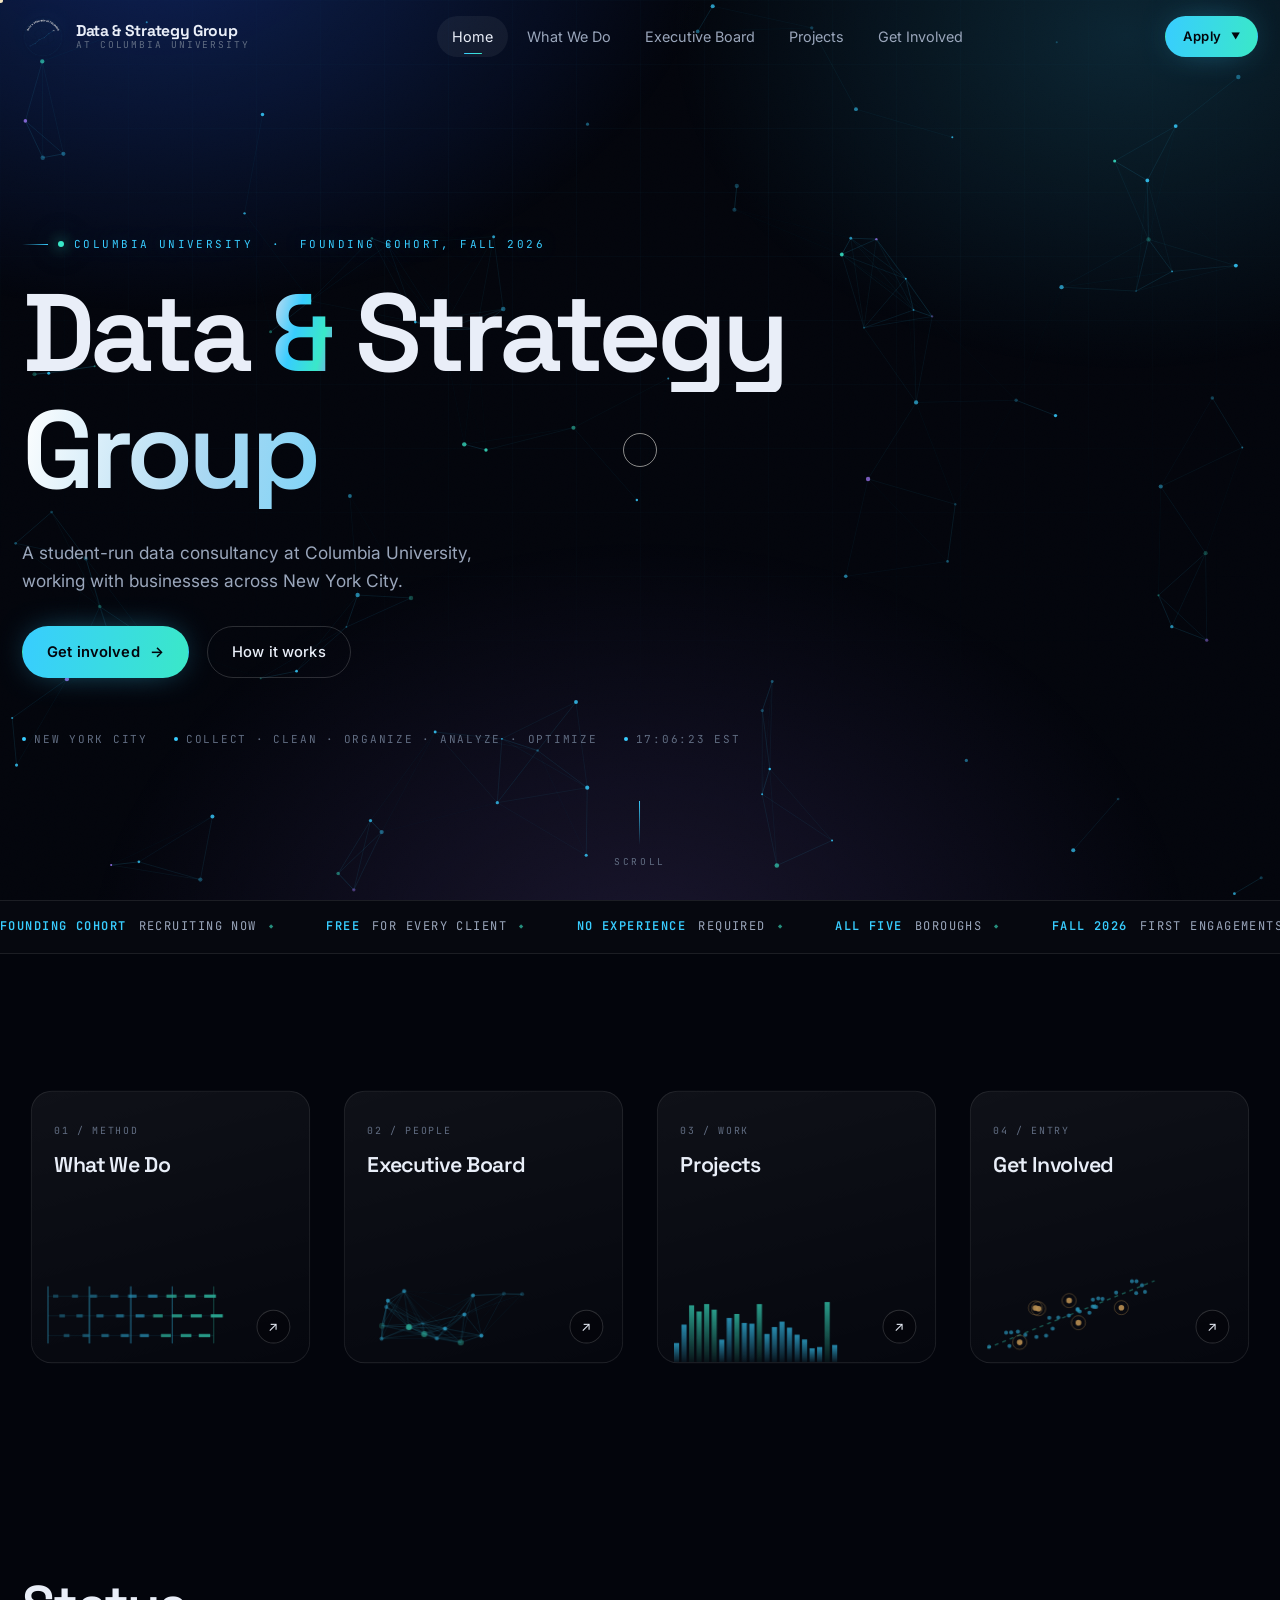
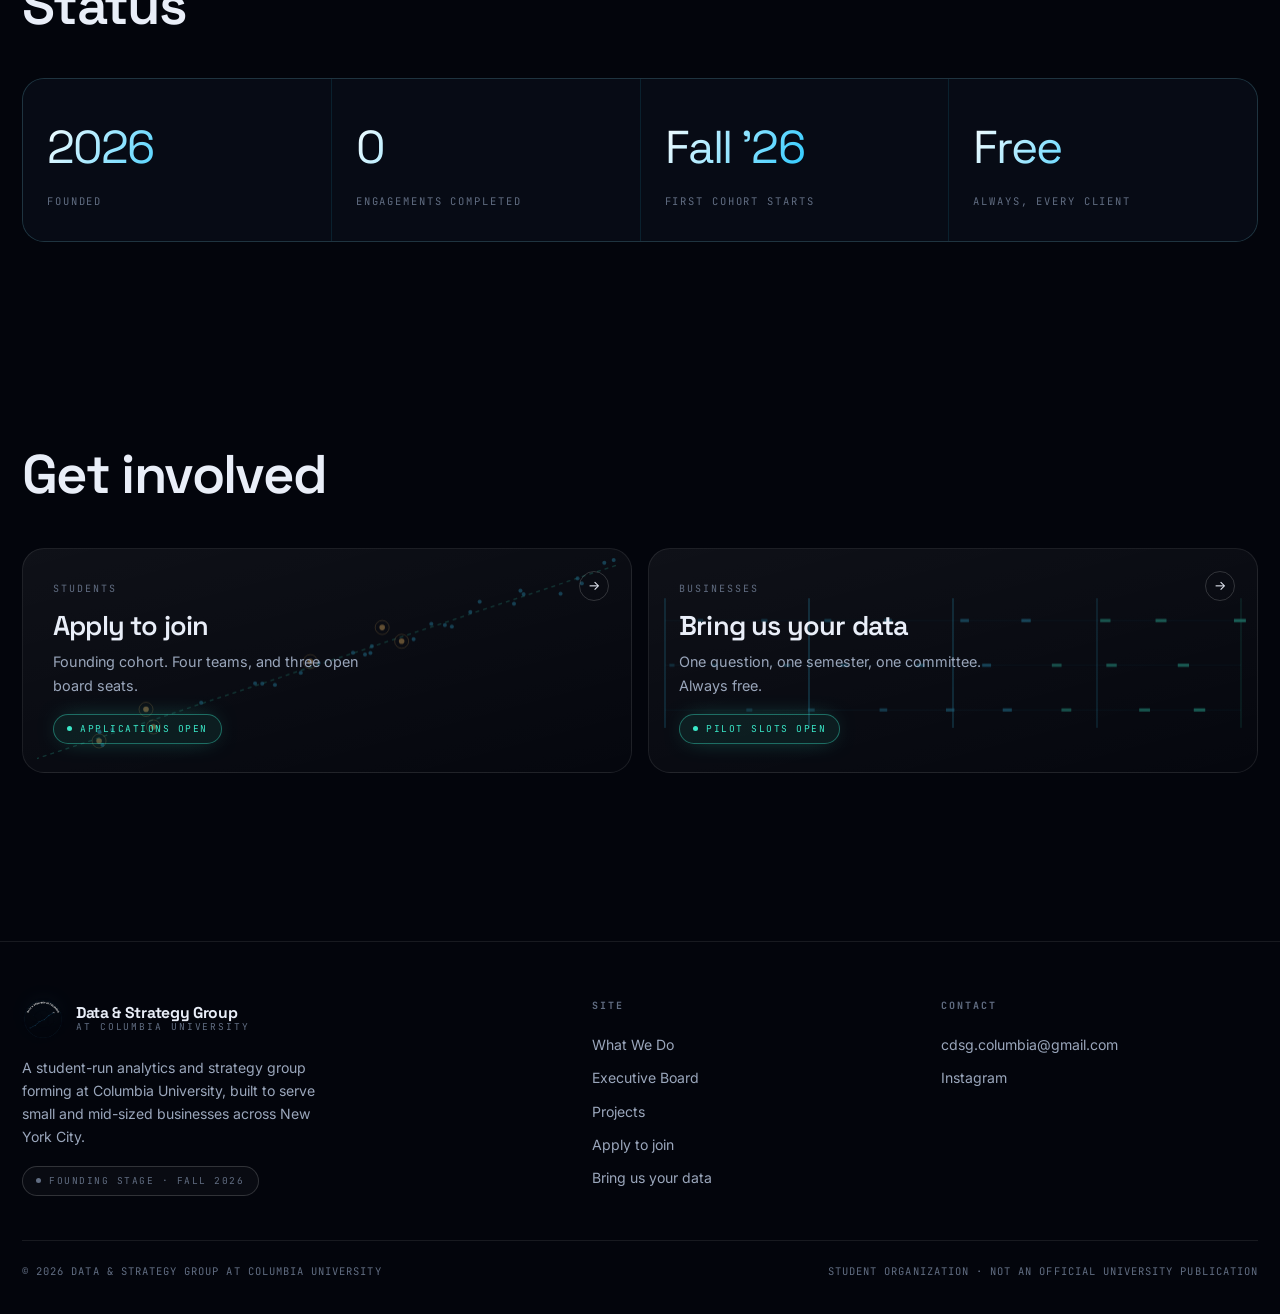
<file: index.html>
<!DOCTYPE html>
<html lang="en">
<head>
<meta charset="UTF-8">
<meta name="viewport" content="width=device-width, initial-scale=1">
<title>Data &amp; Strategy Group at Columbia</title>
<meta name="description" content="A student-run data consultancy forming at Columbia. We turn the scattered data of New York City businesses into decisions worth making. Free for every client.">
<link rel="icon" type="image/png" href="assets/img/favicon.png">
<link rel="preconnect" href="https://fonts.googleapis.com">
<link rel="preconnect" href="https://fonts.gstatic.com" crossorigin>
<link href="https://fonts.googleapis.com/css2?family=Space+Grotesk:wght@400;500;600;700&family=Inter:wght@300;400;500;600&family=JetBrains+Mono:wght@300;400;500&display=swap" rel="stylesheet">
<link rel="stylesheet" href="assets/css/main.css">
</head>
<body>

<div class="bg-field"></div>
<div class="grain"></div>
<div class="scroll-rail"><div class="scroll-bar"></div></div>

<!-- ============ NAV ============ -->
<header class="nav">
  <div class="nav-inner">
    <a class="brand" href="index.html">
      <span class="brand-mark"><img src="assets/img/logo-mark.png" alt="" width="256" height="256"></span>
      <span class="brand-txt"><b>Data &amp; Strategy Group</b><span>at Columbia University</span></span>
    </a>
    <nav class="nav-links">
      <a href="index.html" class="active">Home</a>
      <a href="about.html">What We Do</a>
      <a href="team.html">Executive Board</a>
      <a href="projects.html">Projects</a>
      <a href="join.html">Get Involved</a>
    </nav>
    <div class="nav-cta">
      <div class="apply-menu">
        <a class="btn btn-sm btn-primary" href="join.html">Apply <span class="caret">▼</span></a>
        <div class="apply-pop">
          <a href="join.html#students"><b>Apply to join</b><small>Columbia students</small><span class="go2">→</span></a>
          <div class="sep"></div>
          <a href="join.html#business"><b>Bring us your data</b><small>Businesses &amp; nonprofits</small><span class="go2">→</span></a>
        </div>
      </div>
      <button class="burger" aria-label="Menu"><span></span></button>
    </div>
  </div>
</header>

<div class="mobile-menu">
  <a href="index.html">Home <i>01</i></a>
  <a href="about.html">What We Do <i>02</i></a>
  <a href="team.html">Executive Board <i>03</i></a>
  <a href="projects.html">Projects <i>04</i></a>
  <a href="join.html#students">Apply to join <i>05</i></a>
  <a href="join.html#business">Bring us your data <i>06</i></a>
</div>

<main>

  <!-- ============ HERO ============ -->
  <section class="hero">
    <canvas id="hero-net"></canvas>
    <div class="wrap">
      <div class="eyebrow" style="animation:fadeUp .8s .5s both"><span class="dot"></span> Columbia University &nbsp;·&nbsp; Founding cohort, Fall 2026</div>

      <h1 class="hero-title">
        <span class="line"><span>Data <em style="font-style:normal" class="grad-text">&amp;</em> Strategy</span></span>
        <span class="line"><span class="grad-text">Group</span></span>
      </h1>

      <p class="lead mt-m" style="animation:fadeUp .9s .75s both; max-width:46ch">
        A student-run data consultancy at Columbia University, working with businesses
        across New York City.
      </p>

      <div class="flex gap-m wrapf mt-m" style="animation:fadeUp .9s .9s both">
        <a href="join.html" class="btn btn-primary" data-magnetic>Get involved <span class="arrow">→</span></a>
        <a href="about.html" class="btn btn-ghost">How it works</a>
      </div>

      <div class="hero-meta mt-l" style="animation:fadeUp .9s 1.05s both">
        <span>New York City</span>
        <span>Collect · Clean · Organize · Analyze · Optimize</span>
        <span id="clock">--:--:--</span>
      </div>
    </div>
    <div class="scroll-hint"><i></i> Scroll</div>
  </section>

  <!-- ============ TICKER ============ -->
  <div class="ticker">
    <div class="ticker-track">
      <span class="ticker-item"><b>Founding cohort</b> recruiting now</span>
      <span class="ticker-item"><b>Free</b> for every client</span>
      <span class="ticker-item"><b>No experience</b> required</span>
      <span class="ticker-item"><b>All five</b> boroughs</span>
      <span class="ticker-item"><b>Fall 2026</b> first engagements</span>
    </div>
  </div>

  <!-- ============ PORTALS ============ -->
  <section class="section">
    <div class="wrap">

      <div class="portals">
        <a class="portal" href="about.html" data-reveal data-dir="scale" data-tilt="6">
          <span class="idx">01 / METHOD</span>
          <h3>What&nbsp;We&nbsp;Do</h3>
          <canvas class="viz" data-viz="pipeline"></canvas>
          <span class="go">↗</span>
        </a>

        <a class="portal" href="team.html" data-reveal data-dir="scale" data-delay=".08" data-tilt="6">
          <span class="idx">02 / PEOPLE</span>
          <h3>Executive Board</h3>
          <canvas class="viz" data-viz="network"></canvas>
          <span class="go">↗</span>
        </a>

        <a class="portal" href="projects.html" data-reveal data-dir="scale" data-delay=".16" data-tilt="6">
          <span class="idx">03 / WORK</span>
          <h3>Projects</h3>
          <canvas class="viz" data-viz="bars"></canvas>
          <span class="go">↗</span>
        </a>

        <a class="portal" href="join.html" data-reveal data-dir="scale" data-delay=".24" data-tilt="6">
          <span class="idx">04 / ENTRY</span>
          <h3>Get Involved</h3>
          <canvas class="viz" data-viz="scatter"></canvas>
          <span class="go">↗</span>
        </a>
      </div>
    </div>
  </section>

  <!-- ============ HONEST STATUS ============ -->
  <section class="section-tight">
    <div class="wrap">
      <div class="sec-head" data-reveal>
        <div>
          <h2 class="h2">Status</h2>
        </div>
      </div>

      <div class="stat-grid" data-reveal>
        <div class="stat"><div class="num">2026</div><div class="lbl">Founded</div></div>
        <div class="stat"><div class="num">0</div><div class="lbl">Engagements completed</div></div>
        <div class="stat"><div class="num">Fall&nbsp;’26</div><div class="lbl">First cohort starts</div></div>
        <div class="stat"><div class="num">Free</div><div class="lbl">Always, every client</div></div>
      </div>
    </div>
  </section>

  <!-- ============ GET INVOLVED ============ -->
  <section class="section">
    <div class="wrap">
      <div class="sec-head" data-reveal>
        <div>
          <h2 class="h2">Get involved</h2>
        </div>
      </div>

      <div class="path-grid" data-reveal>
        <a class="path" href="join.html#students">
          <canvas data-viz="scatter"></canvas>
          <span class="mark">→</span>
          <span class="k">STUDENTS</span>
          <h3>Apply to join</h3>
          <p>Founding cohort. Four teams, and three open board seats.</p>
          <div class="chips mt-s"><span class="pill">Applications open</span></div>
        </a>

        <a class="path" href="join.html#business">
          <canvas data-viz="pipeline"></canvas>
          <span class="mark">→</span>
          <span class="k">BUSINESSES</span>
          <h3>Bring us your data</h3>
          <p>One question, one semester, one committee. Always free.</p>
          <div class="chips mt-s"><span class="pill">Pilot slots open</span></div>
        </a>
      </div>
    </div>
  </section>

</main>

<!-- ============ FOOTER ============ -->
<footer>
  <div class="wrap">
    <div class="foot-grid">
      <div>
        <a class="brand" href="index.html" style="margin-bottom:16px">
          <span class="brand-mark"><img src="assets/img/logo-mark.png" alt="" width="256" height="256"></span>
          <span class="brand-txt"><b>Data &amp; Strategy Group</b><span>at Columbia University</span></span>
        </a>
        <p class="muted" style="font-size:.88rem; max-width:34ch">
          A student-run analytics and strategy group forming at Columbia University, built to serve
          small and mid-sized businesses across New York City.
        </p>
        <div class="mt-s"><span class="pill grey">Founding stage · Fall 2026</span></div>
      </div>
      <div>
        <h5>Site</h5>
        <a href="about.html">What We Do</a>
        <a href="team.html">Executive Board</a>
        <a href="projects.html">Projects</a>
        <a href="join.html#students">Apply to join</a>
        <a href="join.html#business">Bring us your data</a>
      </div>
      <div>
        <h5>Contact</h5>
        <a href="mailto:cdsg.columbia@gmail.com">cdsg.columbia@gmail.com</a>
        <a href="https://www.instagram.com/dsg.columbia/" target="_blank" rel="noopener">Instagram</a>
        
      </div>
    </div>
    <div class="foot-bottom">
      <span>© <span data-year></span> Data &amp; Strategy Group at Columbia University</span>
      <span>Student organization · Not an official University publication</span>
    </div>
  </div>
</footer>

<script src="assets/js/core.js"></script>
<script src="assets/js/home.js"></script>
</body>
</html>
</file>
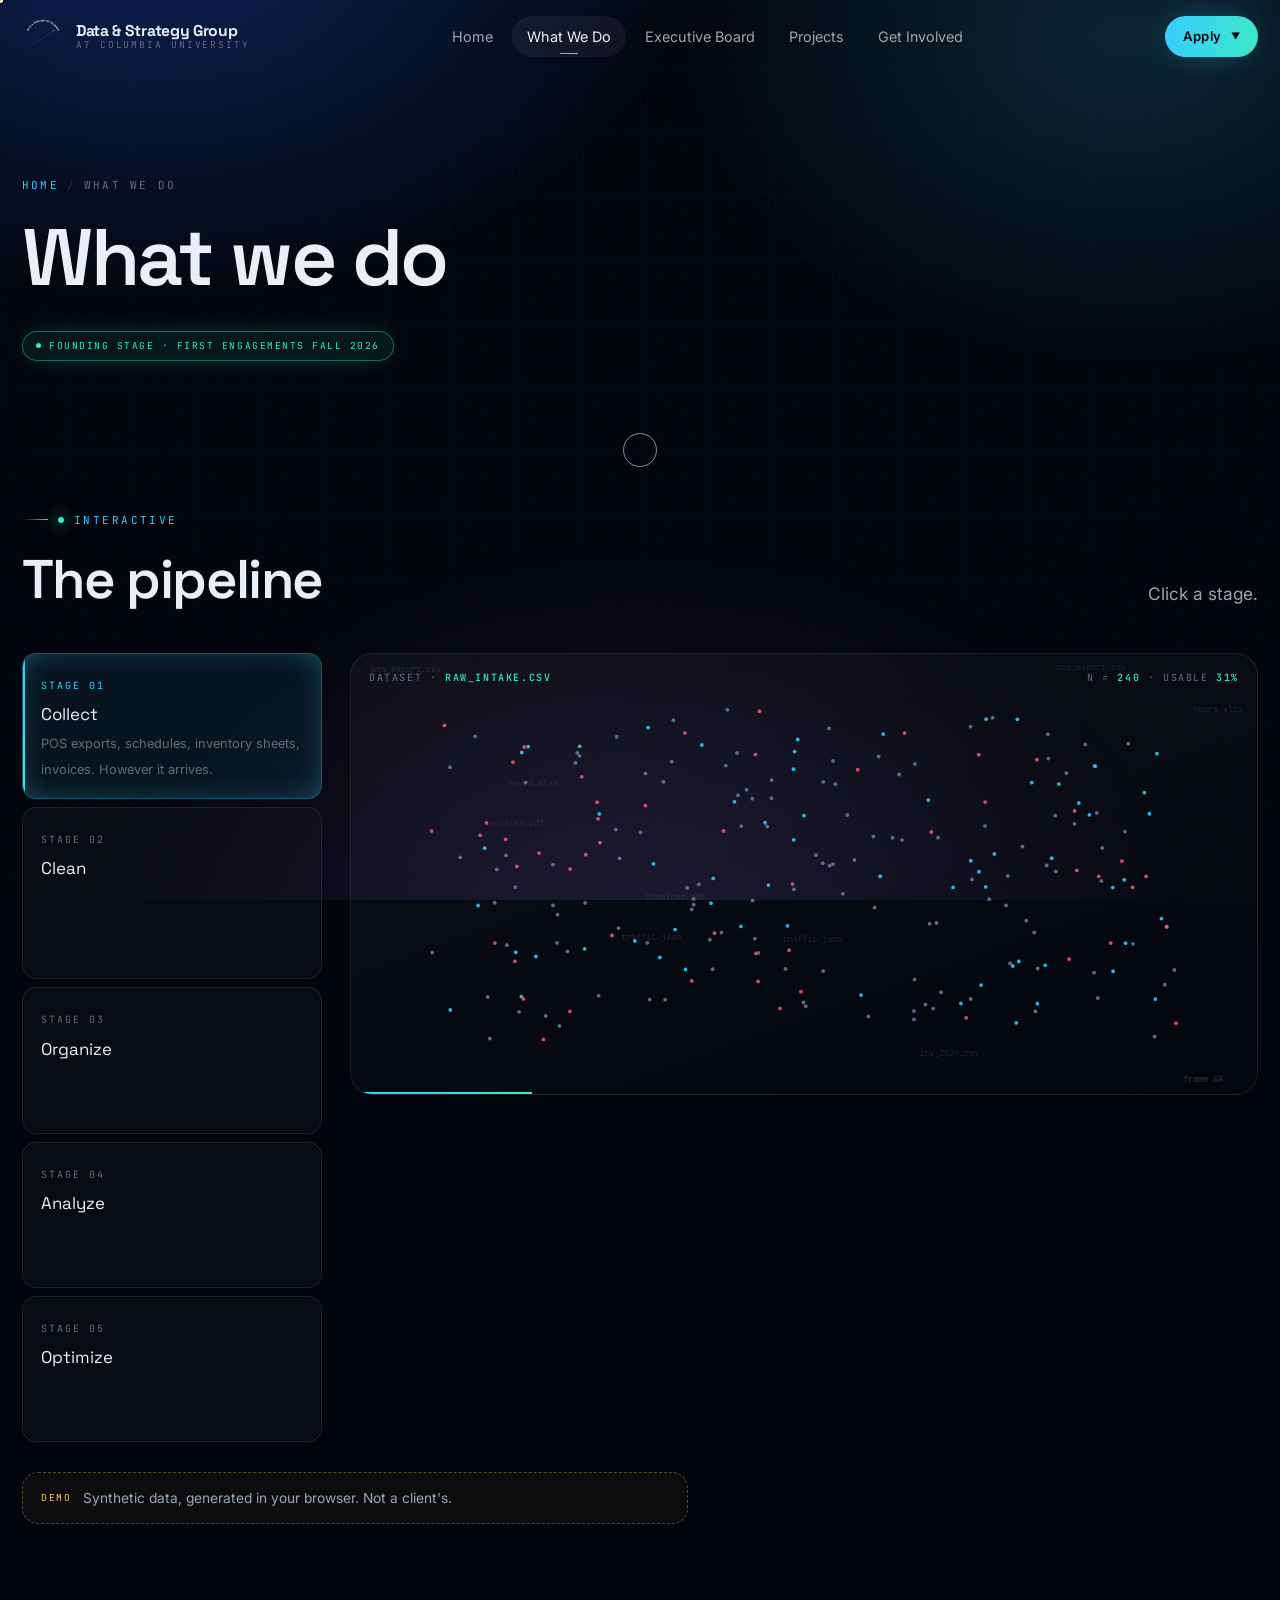
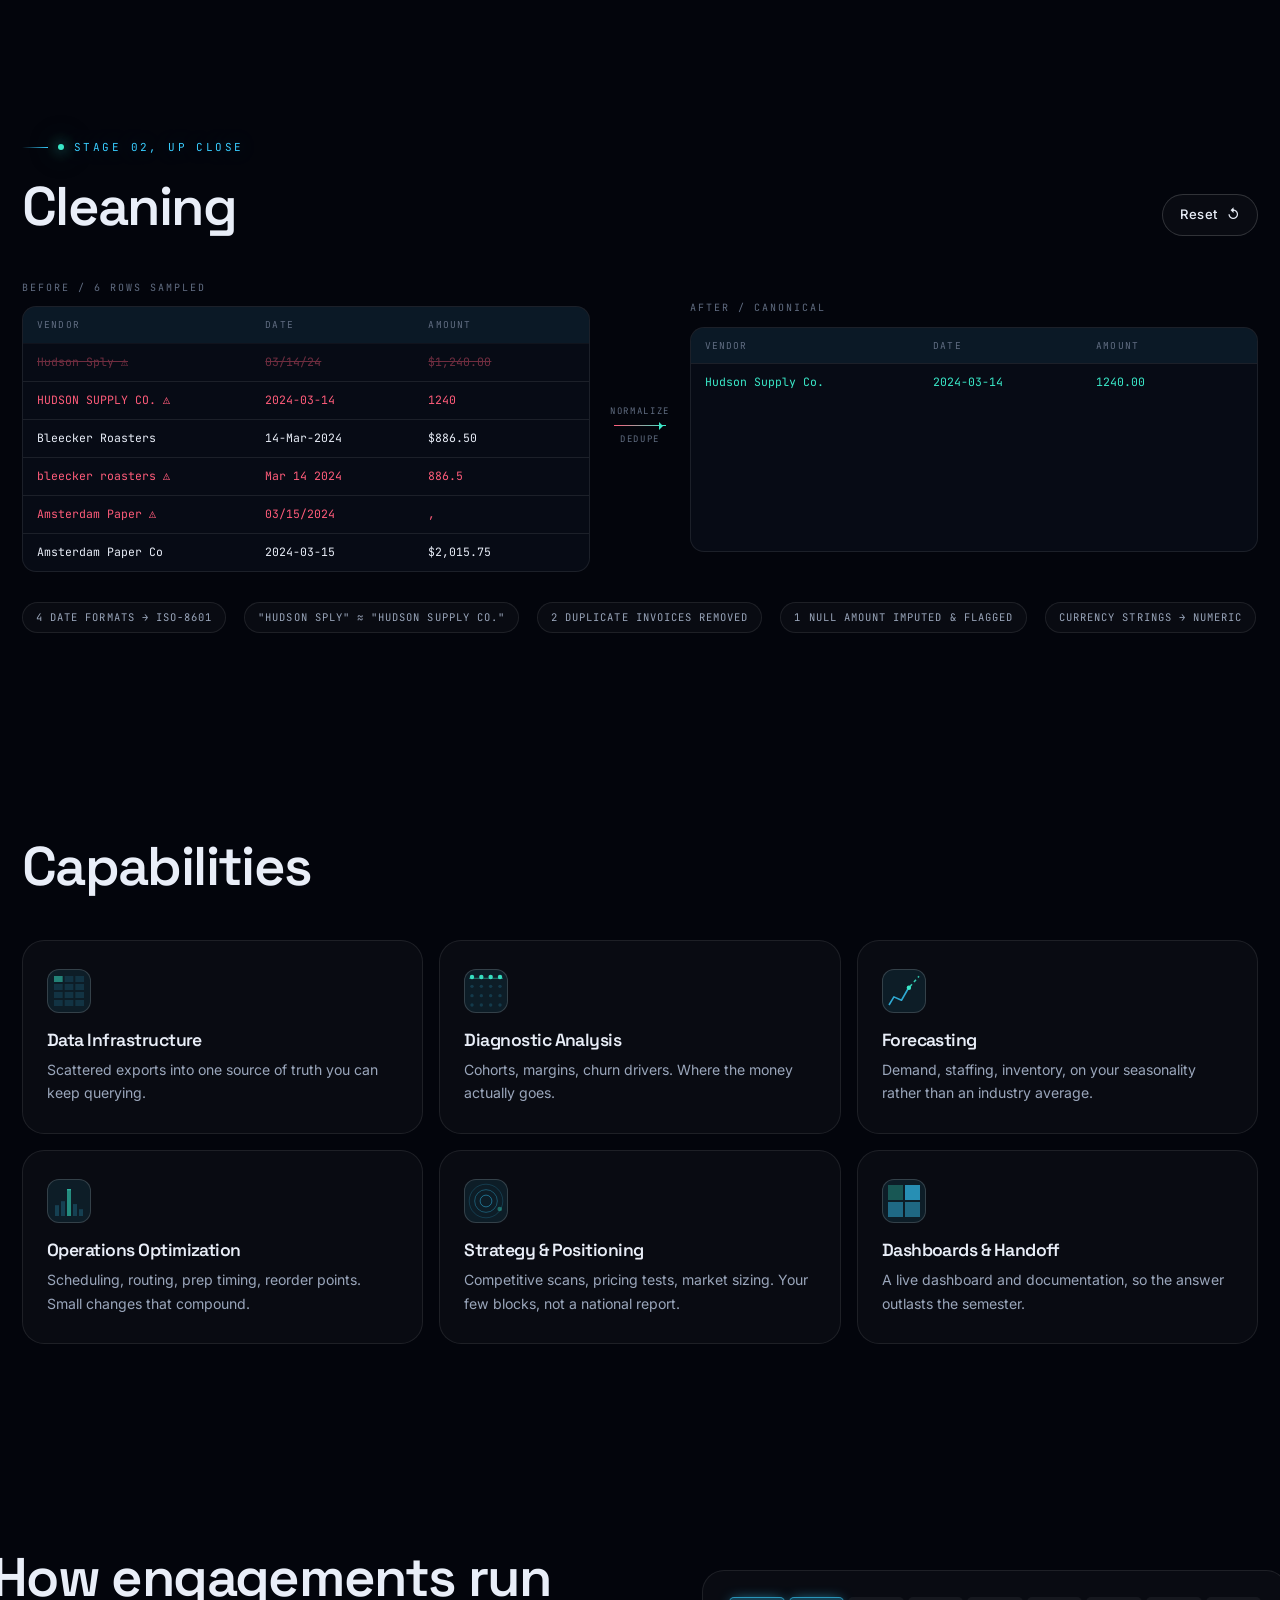
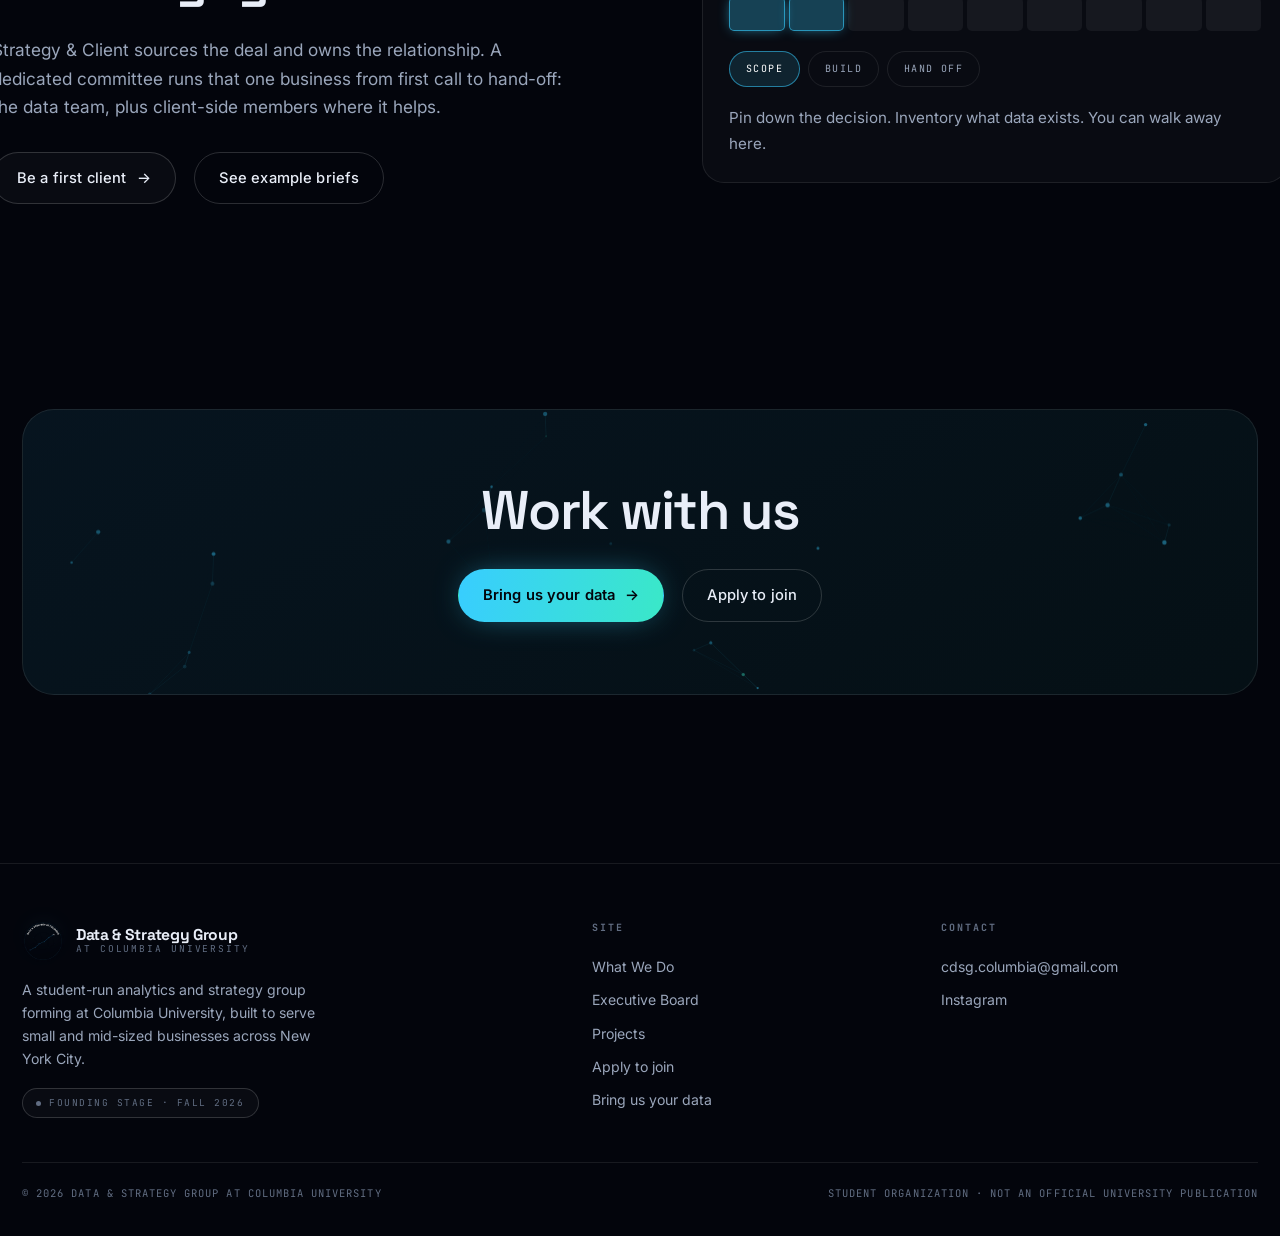
<file: about.html>
<!DOCTYPE html>
<html lang="en">
<head>
<meta charset="UTF-8">
<meta name="viewport" content="width=device-width, initial-scale=1">
<title>What We Do | Data &amp; Strategy Group at Columbia</title>
<meta name="description" content="Collect, clean, organize, analyze, optimize. The five-stage method Data &amp; Strategy Group at Columbia University is built to run on data from NYC businesses.">
<link rel="icon" type="image/png" href="assets/img/favicon.png">
<link rel="preconnect" href="https://fonts.googleapis.com">
<link rel="preconnect" href="https://fonts.gstatic.com" crossorigin>
<link href="https://fonts.googleapis.com/css2?family=Space+Grotesk:wght@400;500;600;700&family=Inter:wght@300;400;500;600&family=JetBrains+Mono:wght@300;400;500&display=swap" rel="stylesheet">
<link rel="stylesheet" href="assets/css/main.css">
</head>
<body>

<div class="bg-field"></div>
<div class="grain"></div>
<div class="scroll-rail"><div class="scroll-bar"></div></div>

<header class="nav">
  <div class="nav-inner">
    <a class="brand" href="index.html">
      <span class="brand-mark"><img src="assets/img/logo-mark.png" alt="" width="256" height="256"></span>
      <span class="brand-txt"><b>Data &amp; Strategy Group</b><span>at Columbia University</span></span>
    </a>
    <nav class="nav-links">
      <a href="index.html">Home</a>
      <a href="about.html" class="active">What We Do</a>
      <a href="team.html">Executive Board</a>
      <a href="projects.html">Projects</a>
      <a href="join.html">Get Involved</a>
    </nav>
    <div class="nav-cta">
      <div class="apply-menu">
        <a class="btn btn-sm btn-primary" href="join.html">Apply <span class="caret">▼</span></a>
        <div class="apply-pop">
          <a href="join.html#students"><b>Apply to join</b><small>Columbia students</small><span class="go2">→</span></a>
          <div class="sep"></div>
          <a href="join.html#business"><b>Bring us your data</b><small>Businesses &amp; nonprofits</small><span class="go2">→</span></a>
        </div>
      </div>
      <button class="burger" aria-label="Menu"><span></span></button>
    </div>
  </div>
</header>

<div class="mobile-menu">
  <a href="index.html">Home <i>01</i></a>
  <a href="about.html">What We Do <i>02</i></a>
  <a href="team.html">Executive Board <i>03</i></a>
  <a href="projects.html">Projects <i>04</i></a>
  <a href="join.html#students">Apply to join <i>05</i></a>
  <a href="join.html#business">Bring us your data <i>06</i></a>
</div>

<main>

  <!-- ============ HEADER ============ -->
  <section class="page-head">
    <div class="wrap">
      <div class="crumb"><a href="index.html">Home</a><i>/</i>What We Do</div>
      <h1 data-reveal>What we do</h1>
      <div class="mt-m" data-reveal data-delay=".22">
        <span class="pill">Founding stage · first engagements Fall 2026</span>
      </div>
    </div>
  </section>

  <!-- ============ PIPELINE ============ -->
  <section class="section-tight">
    <div class="wrap">
      <div class="sec-head" data-reveal>
        <div>
          <div class="eyebrow"><span class="dot"></span> Interactive</div>
          <h2 class="h2">The pipeline</h2>
        </div>
        <p class="lead" style="max-width:24ch">Click a stage.</p>
      </div>

      <div class="pipeline" data-reveal>
        <div class="stage-list" id="stages">
          <button class="stage-btn active" data-stage="0">
            <span class="k">STAGE 01</span>
            <span class="t">Collect</span>
            <span class="d">POS exports, schedules, inventory sheets, invoices. However it arrives.</span>
          </button>
          <button class="stage-btn" data-stage="1">
            <span class="k">STAGE 02</span>
            <span class="t">Clean</span>
            <span class="d">Deduplicate, normalize, reconcile, resolve nulls, handle outliers. The unglamorous 60%.</span>
          </button>
          <button class="stage-btn" data-stage="2">
            <span class="k">STAGE 03</span>
            <span class="t">Organize</span>
            <span class="d">A queryable schema: joined tables, consistent keys, a dictionary you keep.</span>
          </button>
          <button class="stage-btn" data-stage="3">
            <span class="k">STAGE 04</span>
            <span class="t">Analyze</span>
            <span class="d">Segment, correlate, model, forecast. Test the hunches you have been carrying.</span>
          </button>
          <button class="stage-btn" data-stage="4">
            <span class="k">STAGE 05</span>
            <span class="t">Optimize</span>
            <span class="d">Turn the finding into a decision. Then measure whether it worked.</span>
          </button>
        </div>

        <div class="stage-canvas-wrap">
          <div class="stage-readout">
            <span>DATASET · <b id="ro-name">raw_intake.csv</b></span>
            <span>N = <b id="ro-n">240</b> · USABLE <b id="ro-q">31%</b></span>
          </div>
          <canvas id="pipeline-canvas"></canvas>
          <div class="stage-progress" id="stage-prog" style="width:20%"></div>
        </div>
      </div>

      <div class="note mt-m" data-reveal>
        <span class="k">Demo</span>
        <div>Synthetic data, generated in your browser. Not a client's.</div>
      </div>
    </div>
  </section>

  <!-- ============ CLEANING DEMO ============ -->
  <section class="section">
    <div class="wrap">
      <div class="sec-head" data-reveal>
        <div>
          <div class="eyebrow"><span class="dot"></span> Stage 02, up close</div>
          <h2 class="h2">Cleaning</h2>
        </div>
        <button class="btn btn-sm" id="clean-toggle" data-magnetic>Run cleaning pass <span class="arrow">→</span></button>
      </div>

      <div class="clean-demo" data-reveal>
        <div>
          <div class="mono faint" style="font-size:10px; letter-spacing:.2em; margin-bottom:10px">BEFORE / 6 ROWS SAMPLED</div>
          <div class="dtable dirty" id="tbl-before">
            <div class="hd"><span>Vendor</span><span>Date</span><span>Amount</span></div>
          </div>
        </div>

        <div class="clean-arrow">
          <span>Normalize</span>
          <span class="ln"></span>
          <span>Dedupe</span>
        </div>

        <div>
          <div class="mono faint" style="font-size:10px; letter-spacing:.2em; margin-bottom:10px">AFTER / CANONICAL</div>
          <div class="dtable clean" id="tbl-after">
            <div class="hd"><span>Vendor</span><span>Date</span><span>Amount</span></div>
          </div>
        </div>
      </div>

      <div class="flex gap-m wrapf mt-m" data-reveal>
        <span class="chip">4 date formats → ISO-8601</span>
        <span class="chip">"Hudson Sply" ≈ "Hudson Supply Co."</span>
        <span class="chip">2 duplicate invoices removed</span>
        <span class="chip">1 null amount imputed &amp; flagged</span>
        <span class="chip">Currency strings → numeric</span>
      </div>
    </div>
  </section>

  <!-- ============ CAPABILITIES ============ -->
  <section class="section-tight">
    <div class="wrap">
      <div class="sec-head" data-reveal>
        <div>
          <h2 class="h2">Capabilities</h2>
        </div>
      </div>

      <div class="cap-grid">
        <div class="cap" data-reveal>
          <div class="ico"><canvas data-glyph="table"></canvas></div>
          <h3>Data Infrastructure</h3>
          <p>Scattered exports into one source of truth you can keep querying.</p>
        </div>
        <div class="cap" data-reveal data-delay=".06">
          <div class="ico"><canvas data-glyph="scan"></canvas></div>
          <h3>Diagnostic Analysis</h3>
          <p>Cohorts, margins, churn drivers. Where the money actually goes.</p>
        </div>
        <div class="cap" data-reveal data-delay=".12">
          <div class="ico"><canvas data-glyph="forecast"></canvas></div>
          <h3>Forecasting</h3>
          <p>Demand, staffing, inventory, on your seasonality rather than an industry average.</p>
        </div>
        <div class="cap" data-reveal data-delay=".18">
          <div class="ico"><canvas data-glyph="optimize"></canvas></div>
          <h3>Operations Optimization</h3>
          <p>Scheduling, routing, prep timing, reorder points. Small changes that compound.</p>
        </div>
        <div class="cap" data-reveal data-delay=".24">
          <div class="ico"><canvas data-glyph="target"></canvas></div>
          <h3>Strategy &amp; Positioning</h3>
          <p>Competitive scans, pricing tests, market sizing. Your few blocks, not a national report.</p>
        </div>
        <div class="cap" data-reveal data-delay=".3">
          <div class="ico"><canvas data-glyph="dashboard"></canvas></div>
          <h3>Dashboards &amp; Handoff</h3>
          <p>A live dashboard and documentation, so the answer outlasts the semester.</p>
        </div>
      </div>
    </div>
  </section>

  <!-- ============ ENGAGEMENT MODEL ============ -->
  <section class="section">
    <div class="wrap">
      <div class="split">
        <div data-reveal data-dir="left">
          <h2 class="h2">How engagements run</h2>
          <p class="lead mt-m">
            Strategy &amp; Client sources the deal and owns the relationship. A dedicated committee
            runs that one business from first call to hand-off: the data team, plus client-side members
            where it helps.
          </p>
          <div class="flex gap-m wrapf mt-m">
            <a href="join.html#business" class="btn" data-magnetic>Be a first client <span class="arrow">→</span></a>
            <a href="projects.html" class="btn btn-ghost">See example briefs</a>
          </div>
        </div>

        <div class="wk" data-reveal data-dir="right">
          <div class="wk-cells" id="wk-cells"></div>
          <div class="wk-phases">
            <button class="wk-ph on" data-a="0" data-b="2" data-cap="Pin down the decision. Inventory what data exists. You can walk away here.">Scope</button>
            <button class="wk-ph" data-a="2" data-b="6" data-cap="Clean, pipeline, analyse. Regular checkpoints so nothing drifts.">Build</button>
            <button class="wk-ph" data-a="6" data-b="9" data-cap="Deck, dashboard, documentation, follow-up.">Hand off</button>
          </div>
          <div class="wk-cap" id="wk-cap">Pin down the decision. Inventory what data exists. You can walk away here.</div>
        </div>
      </div>
    </div>
  </section>

  <!-- ============ CTA ============ -->
  <section class="section-tight" style="padding-bottom:clamp(72px,10vw,140px)">
    <div class="wrap">
      <div class="cta-band" data-reveal>
        <canvas id="cta-net"></canvas>
        <h2 class="h2">Work with us</h2>
        
        <div class="flex gap-m mt-m" style="justify-content:center; flex-wrap:wrap">
          <a href="join.html#business" class="btn btn-primary" data-magnetic>Bring us your data <span class="arrow">→</span></a>
          <a href="join.html#students" class="btn btn-ghost">Apply to join</a>
        </div>
      </div>
    </div>
  </section>

</main>

<footer>
  <div class="wrap">
    <div class="foot-grid">
      <div>
        <a class="brand" href="index.html" style="margin-bottom:16px">
          <span class="brand-mark"><img src="assets/img/logo-mark.png" alt="" width="256" height="256"></span>
          <span class="brand-txt"><b>Data &amp; Strategy Group</b><span>at Columbia University</span></span>
        </a>
        <p class="muted" style="font-size:.88rem; max-width:34ch">A student-run analytics and strategy group forming at Columbia University, built to serve small and mid-sized businesses across New York City.</p>
        <div class="mt-s"><span class="pill grey">Founding stage · Fall 2026</span></div>
      </div>
      <div>
        <h5>Site</h5>
        <a href="about.html">What We Do</a><a href="team.html">Executive Board</a><a href="projects.html">Projects</a>
        <a href="join.html#students">Apply to join</a><a href="join.html#business">Bring us your data</a>
      </div>
      <div>
        <h5>Contact</h5>
        <a href="mailto:cdsg.columbia@gmail.com">cdsg.columbia@gmail.com</a><a href="https://www.instagram.com/dsg.columbia/" target="_blank" rel="noopener">Instagram</a>
      </div>
    </div>
    <div class="foot-bottom">
      <span>© <span data-year></span> Data &amp; Strategy Group at Columbia University</span>
      <span>Student organization · Not an official University publication</span>
    </div>
  </div>
</footer>

<script src="assets/js/core.js"></script>
<script src="assets/js/about.js"></script>
</body>
</html>
</file>
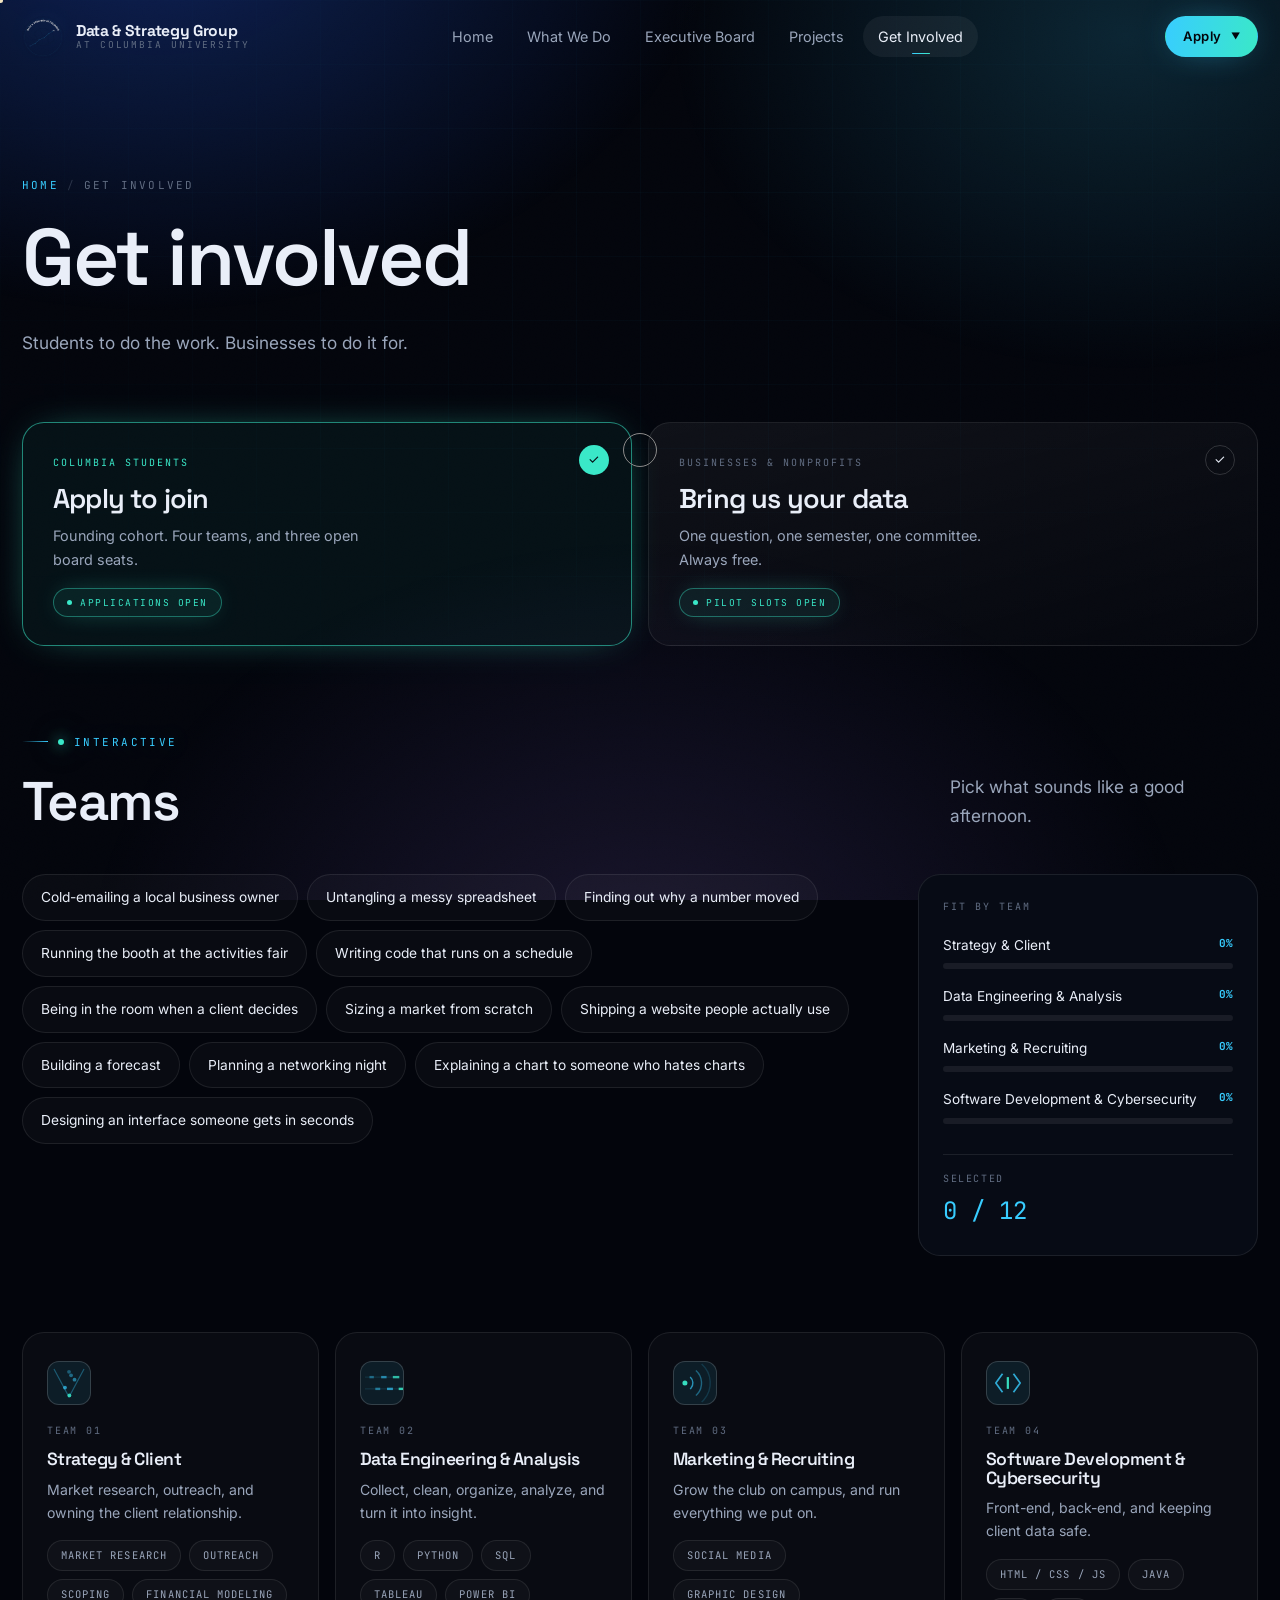
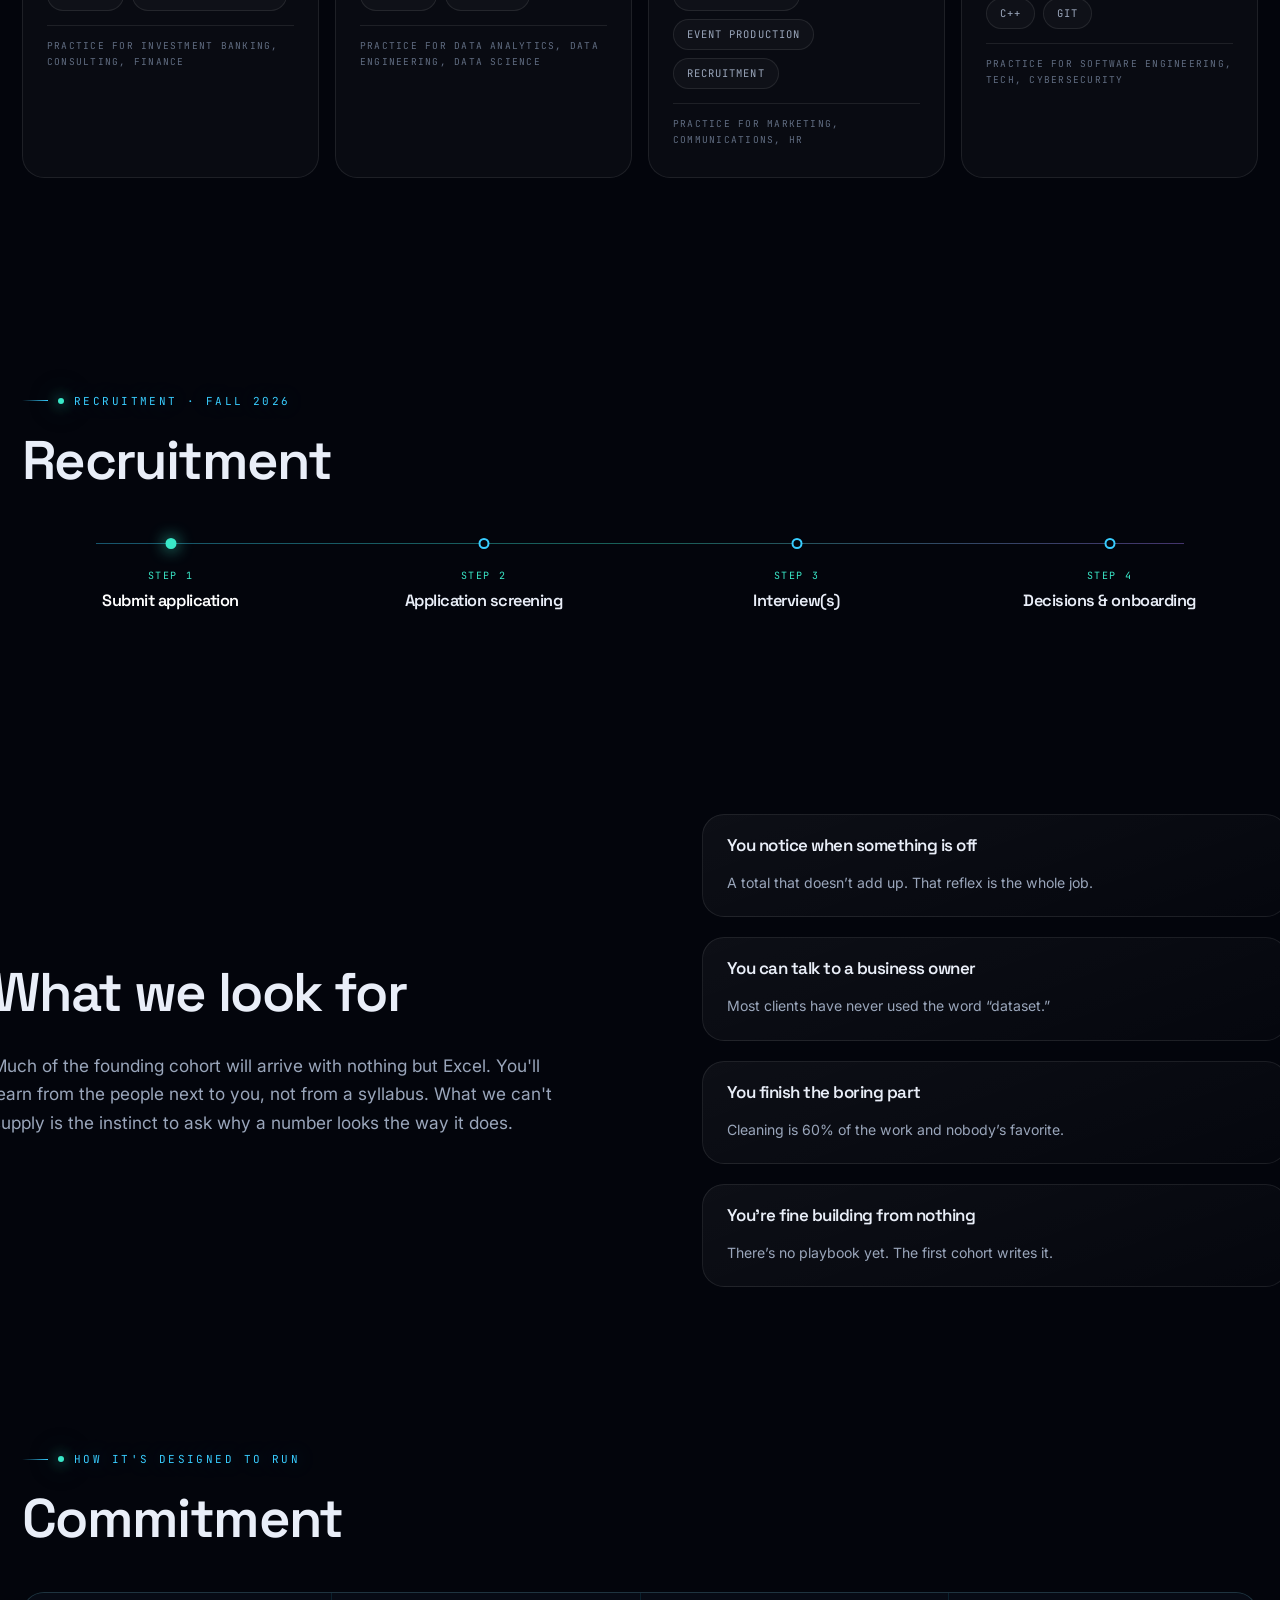
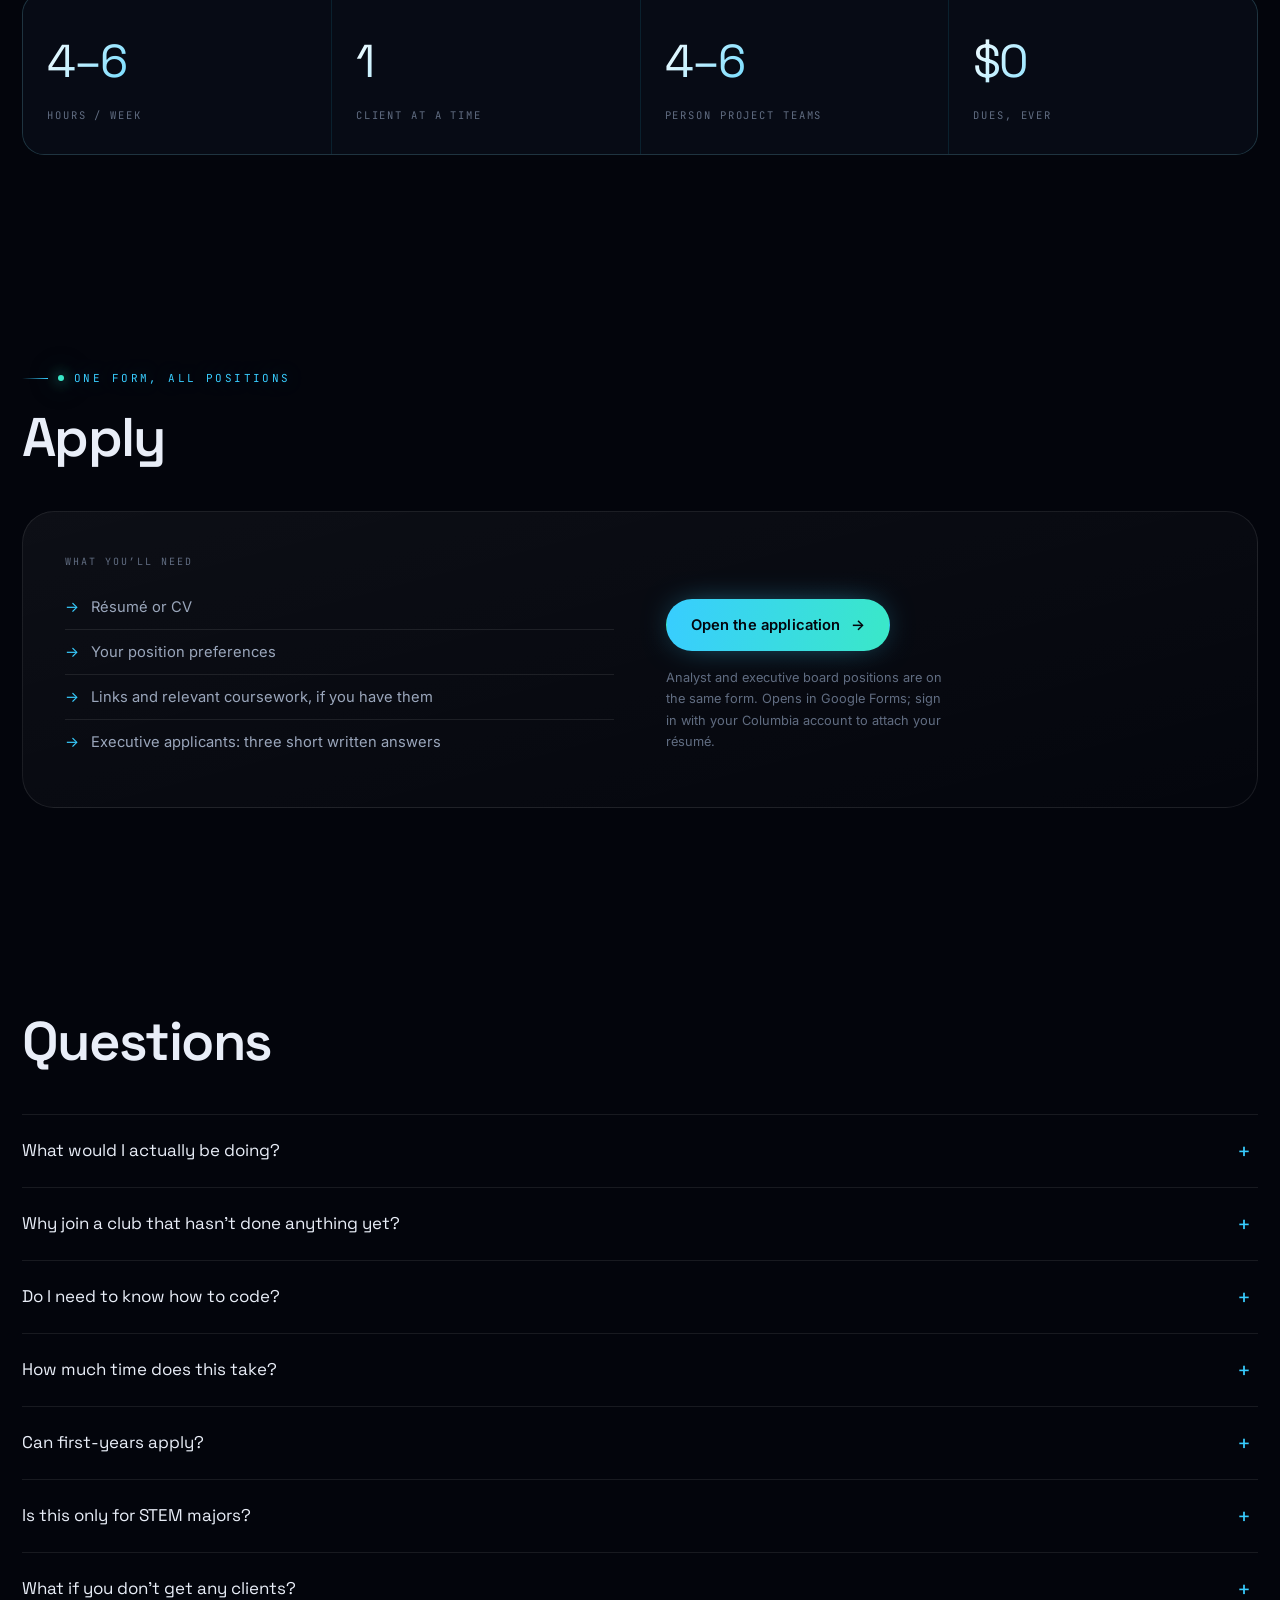
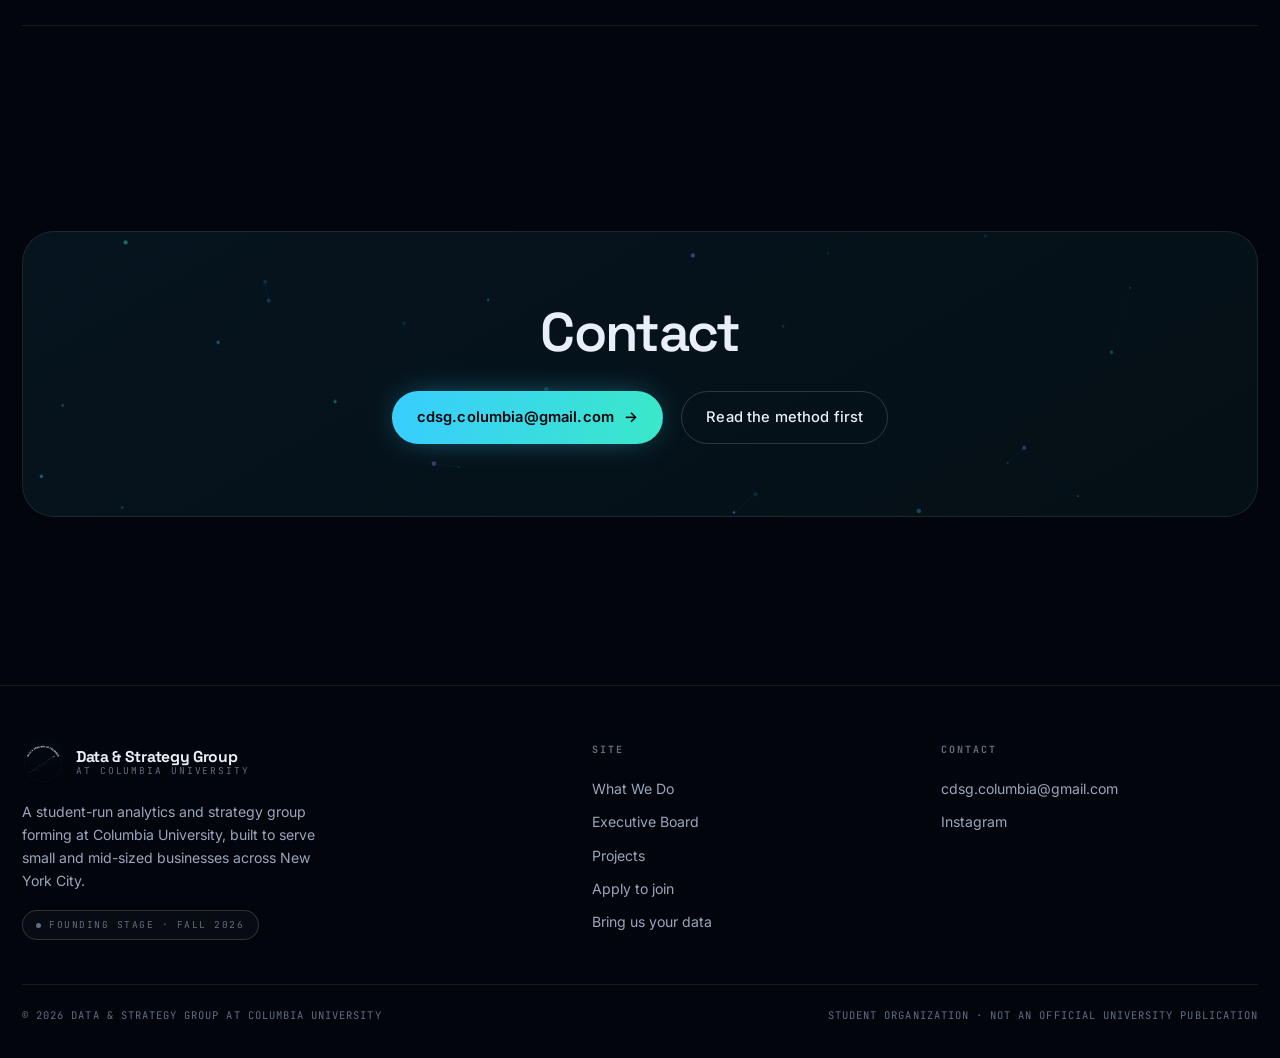
<file: join.html>
<!DOCTYPE html>
<html lang="en">
<head>
<meta charset="UTF-8">
<meta name="viewport" content="width=device-width, initial-scale=1">
<title>Get Involved | Data &amp; Strategy Group at Columbia</title>
<meta name="description" content="Apply to the founding cohort as an analyst or for an executive board seat, or bring us your business data as one of our first clients.">
<link rel="icon" type="image/png" href="assets/img/favicon.png">
<link rel="preconnect" href="https://fonts.googleapis.com">
<link rel="preconnect" href="https://fonts.gstatic.com" crossorigin>
<link href="https://fonts.googleapis.com/css2?family=Space+Grotesk:wght@400;500;600;700&family=Inter:wght@300;400;500;600&family=JetBrains+Mono:wght@300;400;500&display=swap" rel="stylesheet">
<link rel="stylesheet" href="assets/css/main.css">
</head>
<body>

<div class="bg-field"></div>
<div class="grain"></div>
<div class="scroll-rail"><div class="scroll-bar"></div></div>

<header class="nav">
  <div class="nav-inner">
    <a class="brand" href="index.html">
      <span class="brand-mark"><img src="assets/img/logo-mark.png" alt="" width="256" height="256"></span>
      <span class="brand-txt"><b>Data &amp; Strategy Group</b><span>at Columbia University</span></span>
    </a>
    <nav class="nav-links">
      <a href="index.html">Home</a>
      <a href="about.html">What We Do</a>
      <a href="team.html">Executive Board</a>
      <a href="projects.html">Projects</a>
      <a href="join.html" class="active">Get Involved</a>
    </nav>
    <div class="nav-cta">
      <div class="apply-menu">
        <a class="btn btn-sm btn-primary" href="#choose">Apply <span class="caret">▼</span></a>
        <div class="apply-pop">
          <a href="#students" data-jump="students"><b>Apply to join</b><small>Columbia students</small><span class="go2">→</span></a>
          <div class="sep"></div>
          <a href="#business" data-jump="business"><b>Bring us your data</b><small>Businesses &amp; nonprofits</small><span class="go2">→</span></a>
        </div>
      </div>
      <button class="burger" aria-label="Menu"><span></span></button>
    </div>
  </div>
</header>

<div class="mobile-menu">
  <a href="index.html">Home <i>01</i></a>
  <a href="about.html">What We Do <i>02</i></a>
  <a href="team.html">Executive Board <i>03</i></a>
  <a href="projects.html">Projects <i>04</i></a>
  <a href="join.html#students">Apply to join <i>05</i></a>
  <a href="join.html#business">Bring us your data <i>06</i></a>
</div>

<main>

  <section class="page-head">
    <div class="wrap">
      <div class="crumb"><a href="index.html">Home</a><i>/</i>Get Involved</div>
      <h1 data-reveal>Get involved</h1>
      <p class="lead mt-m" data-reveal data-delay=".12">Students to do the work. Businesses to do it for.</p>
    </div>
  </section>

  <!-- ============ PATH CHOOSER ============ -->
  <section class="section-tight" style="padding-top:0" id="choose">
    <div class="wrap">
      <div class="path-grid" data-reveal>
        <button class="path on" type="button" data-panel="students">
          <span class="mark">✓</span>
          <span class="k">COLUMBIA STUDENTS</span>
          <h3>Apply to join</h3>
          <p>Founding cohort. Four teams, and three open board seats.</p>
          <div class="chips mt-s"><span class="pill">Applications open</span></div>
        </button>

        <button class="path" type="button" data-panel="business">
          <span class="mark">✓</span>
          <span class="k">BUSINESSES &amp; NONPROFITS</span>
          <h3>Bring us your data</h3>
          <p>One question, one semester, one committee. Always free.</p>
          <div class="chips mt-s"><span class="pill">Pilot slots open</span></div>
        </button>
      </div>
    </div>
  </section>

  <!-- =====================================================
       PANEL A / STUDENTS
       ===================================================== -->
  <div class="panel on" id="panel-students">
    <span id="students"></span>

    <!-- TRACK MATCHER -->
    <section class="section-tight" style="padding-top:0" id="tracks">
      <div class="wrap">
        <div class="sec-head" data-reveal>
          <div>
            <div class="eyebrow"><span class="dot"></span> Interactive</div>
            <h2 class="h2">Teams</h2>
          </div>
          <p class="lead" style="max-width:28ch">Pick what sounds like a good afternoon.</p>
        </div>

        <div class="track-lab" data-reveal>
          <div>
            <div class="interest-grid" id="interests"></div>
            <div class="mt-m" id="match-summary" style="min-height:26px"></div>
          </div>

          <div class="match-panel">
            <div class="mono faint" style="font-size:10px;letter-spacing:.2em;margin-bottom:18px">FIT BY TEAM</div>
            <div id="meters"></div>
            <div class="mt-m" style="padding-top:16px;border-top:1px solid var(--line)">
              <div class="mono faint" style="font-size:10px;letter-spacing:.16em">SELECTED</div>
              <div class="mono" style="font-size:1.5rem;color:var(--neon);margin-top:4px"><span id="sel-count">0</span> / <span id="sel-total">12</span></div>
            </div>
          </div>
        </div>
      </div>
    </section>

    <section class="section-tight" style="padding-top:0">
      <div class="wrap">
        <div class="cap-grid" id="track-cards"></div>
      </div>
    </section>

    <!-- TIMELINE -->
    <section class="section">
      <div class="wrap">
        <div class="sec-head" data-reveal>
          <div>
            <div class="eyebrow"><span class="dot"></span> Recruitment · Fall 2026</div>
            <h2 class="h2">Recruitment</h2>
          </div>
        </div>

        <div class="timeline" id="rec-steps" data-reveal>
          <div class="tl"><div class="dt">Step 1</div><h4>Submit application</h4></div>
          <div class="tl"><div class="dt">Step 2</div><h4>Application screening</h4></div>
          <div class="tl"><div class="dt">Step 3</div><h4>Interview(s)</h4></div>
          <div class="tl"><div class="dt">Step 4</div><h4>Decisions &amp; onboarding</h4></div>
        </div>
      </div>
    </section>

    <!-- WHAT WE LOOK FOR -->
    <section class="section-tight">
      <div class="wrap">
        <div class="split">
          <div data-reveal data-dir="left">
            <h2 class="h2">What we look for</h2>
            <p class="lead mt-m">
              Much of the founding cohort will arrive with nothing but Excel. You'll learn from the
              people next to you, not from a syllabus. What we can't supply is the instinct to ask
              why a number looks the way it does.
            </p>
          </div>
          <div class="stack" data-reveal data-dir="right">
            <div class="card" style="padding:22px 24px">
              <h3 style="font-size:1.06rem">You notice when something is off</h3>
              <p class="muted mt-s" style="font-size:.88rem">A total that doesn&rsquo;t add up. That reflex is the whole job.</p>
            </div>
            <div class="card" style="padding:22px 24px">
              <h3 style="font-size:1.06rem">You can talk to a business owner</h3>
              <p class="muted mt-s" style="font-size:.88rem">Most clients have never used the word &ldquo;dataset.&rdquo;</p>
            </div>
            <div class="card" style="padding:22px 24px">
              <h3 style="font-size:1.06rem">You finish the boring part</h3>
              <p class="muted mt-s" style="font-size:.88rem">Cleaning is 60% of the work and nobody&rsquo;s favorite.</p>
            </div>
            <div class="card" style="padding:22px 24px">
              <h3 style="font-size:1.06rem">You're fine building from nothing</h3>
              <p class="muted mt-s" style="font-size:.88rem">There&rsquo;s no playbook yet. The first cohort writes it.</p>
            </div>
          </div>
        </div>
      </div>
    </section>

    <!-- COMMITMENT -->
    <section class="section-tight">
      <div class="wrap">
        <div class="sec-head" data-reveal>
          <div>
            <div class="eyebrow"><span class="dot"></span> How it's designed to run</div>
            <h2 class="h2">Commitment</h2>
          </div>
        </div>
        <div class="stat-grid" data-reveal>
          <div class="stat"><div class="num">4&ndash;6</div><div class="lbl">Hours / week</div></div>
          <div class="stat"><div class="num">1</div><div class="lbl">Client at a time</div></div>
          <div class="stat"><div class="num">4&ndash;6</div><div class="lbl">Person project teams</div></div>
          <div class="stat"><div class="num">$0</div><div class="lbl">Dues, ever</div></div>
        </div>
      </div>
    </section>

    <!-- STUDENT APPLICATION -->
    <section class="section" id="apply-student">
      <div class="wrap">
        <div class="sec-head" data-reveal>
          <div>
            <div class="eyebrow"><span class="dot"></span> One form, all positions</div>
            <h2 class="h2">Apply</h2>
          </div>
        </div>

        <div class="form-shell" data-reveal>
          <div class="split" style="align-items:center; gap:clamp(24px,4vw,56px)">
            <div>
              <div class="mono faint" style="font-size:10px;letter-spacing:.2em">WHAT YOU&rsquo;LL NEED</div>
              <ul class="need-list">
                <li>R&eacute;sum&eacute; or CV</li>
                <li>Your position preferences</li>
                <li>Links and relevant coursework, if you have them</li>
                <li>Executive applicants: three short written answers</li>
              </ul>
            </div>
            <div>
              <div id="apply-match" class="mono" style="font-size:10.5px;letter-spacing:.14em;color:var(--mint);min-height:16px"></div>
              <a class="btn btn-primary mt-s" id="apply-link" href="#" data-magnetic>Open the application <span class="arrow">&rarr;</span></a>
              <p class="faint mt-s" id="apply-note" style="font-size:.8rem;max-width:36ch">
                Analyst and executive board positions are on the same form. Opens in Google
                Forms; sign in with your Columbia account to attach your r&eacute;sum&eacute;.
              </p>
            </div>
          </div>
        </div>
      </div>
    </section>

    <!-- STUDENT FAQ -->
    <section class="section-tight" style="padding-bottom:clamp(72px,10vw,140px)">
      <div class="wrap">
        <div class="sec-head" data-reveal>
          <div>
            <h2 class="h2">Questions</h2>
          </div>
        </div>

        <div class="faq" data-reveal>
          <div class="faq-item">
            <button class="faq-q">What would I actually be doing?</button>
            <div class="faq-a"><p>Depends on your team: building the outreach list and running the intake call, or reconciling a client&rsquo;s exports and fitting the model, or running the activities fair and the application funnel, or shipping our tooling. One live client, four to six of you.</p></div>
          </div>
          <div class="faq-item">
            <button class="faq-q">Why join a club that hasn't done anything yet?</button>
            <div class="faq-a"><p>Because in an established club every process and leadership seat is already taken. Here you write the scoping template and land the first client.</p></div>
          </div>
          <div class="faq-item">
            <button class="faq-q">Do I need to know how to code?</button>
            <div class="faq-a"><p>Depends on the team. Strategy &amp; Client and Marketing need none; Data and Software do. We don&rsquo;t run classes. We build the room: shared resources, paired work, and people who will sit down and explain it.</p></div>
          </div>
          <div class="faq-item">
            <button class="faq-q">How much time does this take?</button>
            <div class="faq-a"><p>Four to six hours a week, spiking near client checkpoints. Founding semesters run hot; we&rsquo;d rather say so now.</p></div>
          </div>
          <div class="faq-item">
            <button class="faq-q">Can first-years apply?</button>
            <div class="faq-a"><p>Yes. There&rsquo;s no seniority ladder to climb because there isn&rsquo;t a ladder yet.</p></div>
          </div>
          <div class="faq-item">
            <button class="faq-q">Is this only for STEM majors?</button>
            <div class="faq-a"><p>No. Framing a question and explaining an answer are humanities skills. The technical parts are learnable in a semester.</p></div>
          </div>
          <div class="faq-item">
            <button class="faq-q">What if you don't get any clients?</button>
            <div class="faq-a"><p>Then we run a public-data project through the same pipeline: 311 complaints, restaurant inspections, subway performance. You&rsquo;d still finish with real work.</p></div>
          </div>
        </div>
      </div>
    </section>
  </div>

  <!-- =====================================================
       PANEL B / BUSINESSES
       ===================================================== -->
  <div class="panel" id="panel-business">

    <section class="section-tight" id="business">
      <div class="wrap">
        <div class="sec-head" data-reveal>
          <div>
            <div class="eyebrow"><span class="dot"></span> For businesses &amp; nonprofits</div>
            <h2 class="h2">For businesses</h2>
          </div>
          <p class="lead" style="max-width:28ch">A team of Columbia students, one question, no invoice.</p>
        </div>

        <div class="note mt-s" data-reveal>
          <span class="k">Before&nbsp;anything&nbsp;else</span>
          <div>We're brand new: no completed engagements, no references. Four to six people and real hours, at no cost, from a group with no track record.</div>
        </div>
      </div>
    </section>

    <!-- WHAT YOU GET -->
    <section class="section-tight" style="padding-top:0">
      <div class="wrap">
        <div class="sec-head" data-reveal>
          <div>
            <h2 class="h2">What you get</h2>
          </div>
        </div>
        <div class="cap-grid">
          <div class="cap" data-reveal>
            <div class="ico"><canvas data-glyph="table"></canvas></div>
            <h3>Your data, actually usable</h3>
            <p>Consolidated, cleaned, documented, and handed back queryable.</p>
          </div>
          <div class="cap" data-reveal data-delay=".06">
            <div class="ico"><canvas data-glyph="target"></canvas></div>
            <h3>One question, answered</h3>
            <p>Not a survey of everything. One decision, worked properly.</p>
          </div>
          <div class="cap" data-reveal data-delay=".12">
            <div class="ico"><canvas data-glyph="dashboard"></canvas></div>
            <h3>A dashboard you keep</h3>
            <p>Live, documented, and yours after the semester ends.</p>
          </div>
          <div class="cap" data-reveal data-delay=".18">
            <div class="ico"><canvas data-glyph="doc"></canvas></div>
            <h3>Plain language</h3>
            <p>A recommendation you could hand to a manager untranslated.</p>
          </div>
          <div class="cap" data-reveal data-delay=".24">
            <div class="ico"><canvas data-glyph="lock"></canvas></div>
            <h3>An NDA if you want one</h3>
            <p>Your data stays yours. Our security team handles protection. We anonymize and delete on request.</p>
          </div>
          <div class="cap" data-reveal data-delay=".3">
            <div class="ico"><canvas data-glyph="zero"></canvas></div>
            <h3>No invoice</h3>
            <p>Free for every client. Not a trial rate, the actual price.</p>
          </div>
        </div>
      </div>
    </section>

    <!-- WHAT WE NEED -->
    <section class="section-tight">
      <div class="wrap">
        <div class="split">
          <div data-reveal data-dir="left">
            <div class="eyebrow"><span class="dot"></span> Your side</div>
            <h2 class="h2">What we need</h2>
            
          </div>
          <div class="stack" data-reveal data-dir="right">
            <div class="card" style="padding:22px 24px">
              <h3 style="font-size:1.06rem">A real question</h3>
              <p class="muted mt-s" style="font-size:.88rem">Something you&rsquo;d act on. &ldquo;Should I keep the Sunday shift?&rdquo;</p>
            </div>
            <div class="card" style="padding:22px 24px">
              <h3 style="font-size:1.06rem">Access to whatever data exists</h3>
              <p class="muted mt-s" style="font-size:.88rem">Messy is fine. Four conflicting spreadsheets is the work.</p>
            </div>
            <div class="card" style="padding:22px 24px">
              <h3 style="font-size:1.06rem">About two hours a month</h3>
              <p class="muted mt-s" style="font-size:.88rem">Kickoff, regular check-ins, final presentation.</p>
            </div>
            <div class="card" style="padding:22px 24px">
              <h3 style="font-size:1.06rem">One named contact</h3>
              <p class="muted mt-s" style="font-size:.88rem">Someone who can answer &ldquo;what does this column mean?&rdquo;</p>
            </div>
          </div>
        </div>
      </div>
    </section>

    <!-- CLIENT TIMELINE -->
    <section class="section-tight">
      <div class="wrap">
        <div class="sec-head" data-reveal>
          <div>
            <div class="eyebrow"><span class="dot"></span> How it runs</div>
            <h2 class="h2">Timeline</h2>
          </div>
        </div>
        <div class="timeline" data-reveal>
          <div class="tl">
            <div class="dt">Step 1</div>
            <h4>Scoping &amp; audit</h4>
            <p>We pin down the decision and inventory what exists. Walk away here at no cost.</p>
          </div>
          <div class="tl">
            <div class="dt">Step 2</div>
            <h4>Build</h4>
            <p>Cleaning, pipeline, analysis, with regular checkpoints.</p>
          </div>
          <div class="tl">
            <div class="dt">Step 3</div>
            <h4>Analyze &amp; test</h4>
            <p>The answer, plus a sanity check against what you already believe.</p>
          </div>
          <div class="tl">
            <div class="dt">Step 4</div>
            <h4>Hand off</h4>
            <p>Presentation, dashboard, docs, and the cleaned data. Yours either way.</p>
          </div>
        </div>
      </div>
    </section>

    <!-- CLIENT INTAKE FORM -->
    <section class="section" id="apply-business">
      <div class="wrap">
        <div class="sec-head" data-reveal>
          <div>
            <div class="eyebrow"><span class="dot"></span> Pilot intake</div>
            <h2 class="h2">Get in touch</h2>
          </div>
        </div>

        <div class="form-shell" data-reveal>
          <div class="steps-head" data-head="business">
            <span class="step-pip active" data-step="0"><i>1</i> You</span>
            <span class="step-sep"></span>
            <span class="step-pip" data-step="1"><i>2</i> Your data</span>
            <span class="step-sep"></span>
            <span class="step-pip" data-step="2"><i>3</i> Your question</span>
          </div>

          <form id="business-form" novalidate>
            <div class="fstep active" data-step="0">
              <div class="two-col">
                <div class="field">
                  <label for="b-org">Business or organization *</label>
                  <input id="b-org" name="organization" required placeholder="Hudson Supply Co.">
                </div>
                <div class="field">
                  <label for="b-name">Your name *</label>
                  <input id="b-name" name="name" required placeholder="Who we'd be working with">
                </div>
              </div>
              <div class="two-col">
                <div class="field">
                  <label for="b-email">Email *</label>
                  <input id="b-email" name="email" type="email" required placeholder="you@yourbusiness.com">
                </div>
                <div class="field">
                  <label for="b-role">Your role</label>
                  <input id="b-role" name="role" placeholder="Owner, GM, Director of Ops…">
                </div>
              </div>
              <div class="two-col">
                <div class="field">
                  <label for="b-sector">Sector</label>
                  <select id="b-sector" name="sector">
                    <option>Food &amp; Beverage</option><option>Retail</option>
                    <option>Healthcare</option><option>Nonprofit</option>
                    <option>Logistics</option><option>Fitness &amp; Wellness</option>
                    <option>Arts &amp; Culture</option><option>Professional Services</option>
                    <option>Other</option>
                  </select>
                </div>
                <div class="field">
                  <label for="b-borough">Borough</label>
                  <select id="b-borough" name="borough">
                    <option>Manhattan</option><option>Brooklyn</option><option>Queens</option>
                    <option>Bronx</option><option>Staten Island</option>
                    <option>Multiple / citywide</option><option>Outside NYC</option>
                  </select>
                </div>
              </div>
              <div class="field">
                <label for="b-size">Roughly how big are you?</label>
                <select id="b-size" name="size">
                  <option>Just me</option><option>2–10 people</option>
                  <option>11–50 people</option><option>51–200 people</option><option>200+</option>
                </select>
              </div>
            </div>

            <div class="fstep" data-step="1">
              <div class="field">
                <label for="b-systems">What systems is your data in?</label>
                <input id="b-systems" name="systems" placeholder="Square, QuickBooks, a Google Sheet, a filing cabinet…">
                <div class="hint">"I genuinely don't know" is an acceptable answer. Figuring that out is part of the first conversation.</div>
              </div>
              <div class="two-col">
                <div class="field">
                  <label for="b-history">Roughly how much history?</label>
                  <select id="b-history" name="history">
                    <option>Less than 6 months</option><option>6–12 months</option>
                    <option>1–3 years</option><option>3+ years</option><option>Not sure</option>
                  </select>
                </div>
                <div class="field">
                  <label for="b-share">Can you share it with us?</label>
                  <select id="b-share" name="sharing">
                    <option>Yes, straightforwardly</option>
                    <option>Yes, with an NDA in place</option>
                    <option>Parts of it, some is sensitive</option>
                    <option>Not sure yet</option>
                  </select>
                </div>
              </div>
              <div class="field">
                <label for="b-tried">Has anyone looked at this before?</label>
                <textarea id="b-tried" name="tried" maxlength="500" style="min-height:88px"
                  placeholder="A previous consultant, an intern, a dashboard you stopped opening. Anything that saves us re-treading ground."></textarea>
              </div>
            </div>

            <div class="fstep" data-step="2">
              <div class="field">
                <label for="b-question">What decision are you trying to make? *</label>
                <textarea id="b-question" name="question" maxlength="900" required
                  placeholder="The more specific the better. 'Should I drop the Sunday brunch service?' is a great brief. 'Help me grow' is a hard one."></textarea>
                <div class="char-count"><span data-count-for="b-question">0</span> / 900</div>
              </div>
              <div class="field">
                <label for="b-cost">What is this costing you right now?</label>
                <textarea id="b-cost" name="cost" maxlength="500" style="min-height:88px"
                  placeholder="Hours, money, or just the nagging feeling that something's off. A rough guess is fine."></textarea>
              </div>
              <div class="two-col">
                <div class="field">
                  <label for="b-when">When would you want to start?</label>
                  <select id="b-when" name="timing">
                    <option>Fall 2026, the first cohort</option>
                    <option>Spring 2027</option>
                    <option>Flexible / whenever you have capacity</option>
                  </select>
                </div>
                <div class="field">
                  <label for="b-nonprofit">Are you a nonprofit?</label>
                  <select id="b-nonprofit" name="nonprofit">
                    <option>No</option><option>Yes, 501(c)(3)</option><option>Yes, other</option>
                  </select>
                </div>
              </div>
            </div>

            <div class="form-nav">
              <button type="button" class="btn btn-ghost" data-back style="visibility:hidden">← Back</button>
              <button type="button" class="btn btn-primary" data-next data-magnetic>Continue <span class="arrow">→</span></button>
            </div>
          </form>

          <div class="success" data-success="business">
            <div class="tick">✓</div>
            <h2 class="h2" style="font-size:1.9rem">Brief drafted.</h2>
            <p class="lead mx-auto mt-s" style="max-width:48ch">
              This site has no backend yet, so nothing was transmitted. Send it over and we'll get
              back to you within two days, even if the answer is "we're not the right fit."
            </p>
            <div class="flex gap-m mt-m" style="justify-content:center;flex-wrap:wrap">
              <a class="btn btn-primary" data-mailto href="#" data-magnetic>Email my brief <span class="arrow">→</span></a>
              <button class="btn btn-ghost" type="button" data-restart>Start over</button>
            </div>
            <details class="mt-l" style="text-align:left;max-width:640px;margin-inline:auto">
              <summary class="mono faint" style="font-size:10.5px;letter-spacing:.16em;cursor:pointer">REVIEW MY RESPONSES</summary>
              <pre data-dump class="mono" style="white-space:pre-wrap;font-size:11.5px;color:var(--text-dim);background:rgba(255,255,255,.03);border:1px solid var(--line);border-radius:12px;padding:18px;margin-top:14px"></pre>
            </details>
          </div>
        </div>
      </div>
    </section>

    <!-- BUSINESS FAQ -->
    <section class="section-tight" style="padding-bottom:clamp(72px,10vw,140px)">
      <div class="wrap">
        <div class="sec-head" data-reveal>
          <div>
            <h2 class="h2">Questions</h2>
          </div>
        </div>

        <div class="faq" data-reveal>
          <div class="faq-item">
            <button class="faq-q">Why would I let students touch my data?</button>
            <div class="faq-a"><p>Because the realistic alternative is nobody looking at it. Focused attention, at no cost, with an NDA, and you can walk away after the scoping phase.</p></div>
          </div>
          <div class="faq-item">
            <button class="faq-q">What does it actually cost?</button>
            <div class="faq-a"><p>Nothing. No fee for any client, ever.</p></div>
          </div>
          <div class="faq-item">
            <button class="faq-q">Who owns the data and the analysis?</button>
            <div class="faq-a"><p>You do. NDA on request, anonymized in any public write-up, working copies deleted when you ask.</p></div>
          </div>
          <div class="faq-item">
            <button class="faq-q">What if my data turns out to be useless?</button>
            <div class="faq-a"><p>We&rsquo;ll tell you early rather than at the end, and you&rsquo;ll still get an inventory of what&rsquo;s missing and what to start recording.</p></div>
          </div>
          <div class="faq-item">
            <button class="faq-q">What if the semester ends before you're done?</button>
            <div class="faq-a"><p>We agree the scope with you before starting, sized to what a team can actually finish. If something slips you still get the cleaned data, the documentation, and an honest write-up of where the analysis stands.</p></div>
          </div>
          <div class="faq-item">
            <button class="faq-q">I'm not in New York. Can you still help?</button>
            <div class="faq-a"><p>Probably not for the first cohort. Being able to walk into the business matters a lot for scoping.</p></div>
          </div>
        </div>
      </div>
    </section>
  </div>

  <!-- ============ SHARED CTA ============ -->
  <section class="section-tight" style="padding-bottom:clamp(72px,10vw,140px)">
    <div class="wrap">
      <div class="cta-band" data-reveal>
        <canvas id="cta-net"></canvas>
        <h2 class="h2">Contact</h2>
        
        <div class="flex gap-m mt-m" style="justify-content:center;flex-wrap:wrap">
          <a href="mailto:cdsg.columbia@gmail.com" class="btn btn-primary" data-magnetic>cdsg.columbia@gmail.com <span class="arrow">→</span></a>
          <a href="about.html" class="btn btn-ghost">Read the method first</a>
        </div>
      </div>
    </div>
  </section>

</main>

<footer>
  <div class="wrap">
    <div class="foot-grid">
      <div>
        <a class="brand" href="index.html" style="margin-bottom:16px">
          <span class="brand-mark"><img src="assets/img/logo-mark.png" alt="" width="256" height="256"></span>
          <span class="brand-txt"><b>Data &amp; Strategy Group</b><span>at Columbia University</span></span>
        </a>
        <p class="muted" style="font-size:.88rem; max-width:34ch">A student-run analytics and strategy group forming at Columbia University, built to serve small and mid-sized businesses across New York City.</p>
        <div class="mt-s"><span class="pill grey">Founding stage · Fall 2026</span></div>
      </div>
      <div>
        <h5>Site</h5>
        <a href="about.html">What We Do</a><a href="team.html">Executive Board</a><a href="projects.html">Projects</a>
        <a href="join.html#students">Apply to join</a><a href="join.html#business">Bring us your data</a>
      </div>
      <div>
        <h5>Contact</h5>
        <a href="mailto:cdsg.columbia@gmail.com">cdsg.columbia@gmail.com</a><a href="https://www.instagram.com/dsg.columbia/" target="_blank" rel="noopener">Instagram</a>
      </div>
    </div>
    <div class="foot-bottom">
      <span>© <span data-year></span> Data &amp; Strategy Group at Columbia University</span>
      <span>Student organization · Not an official University publication</span>
    </div>
  </div>
</footer>

<script src="assets/js/core.js"></script>
<script src="assets/js/join.js"></script>
</body>
</html>
</file>
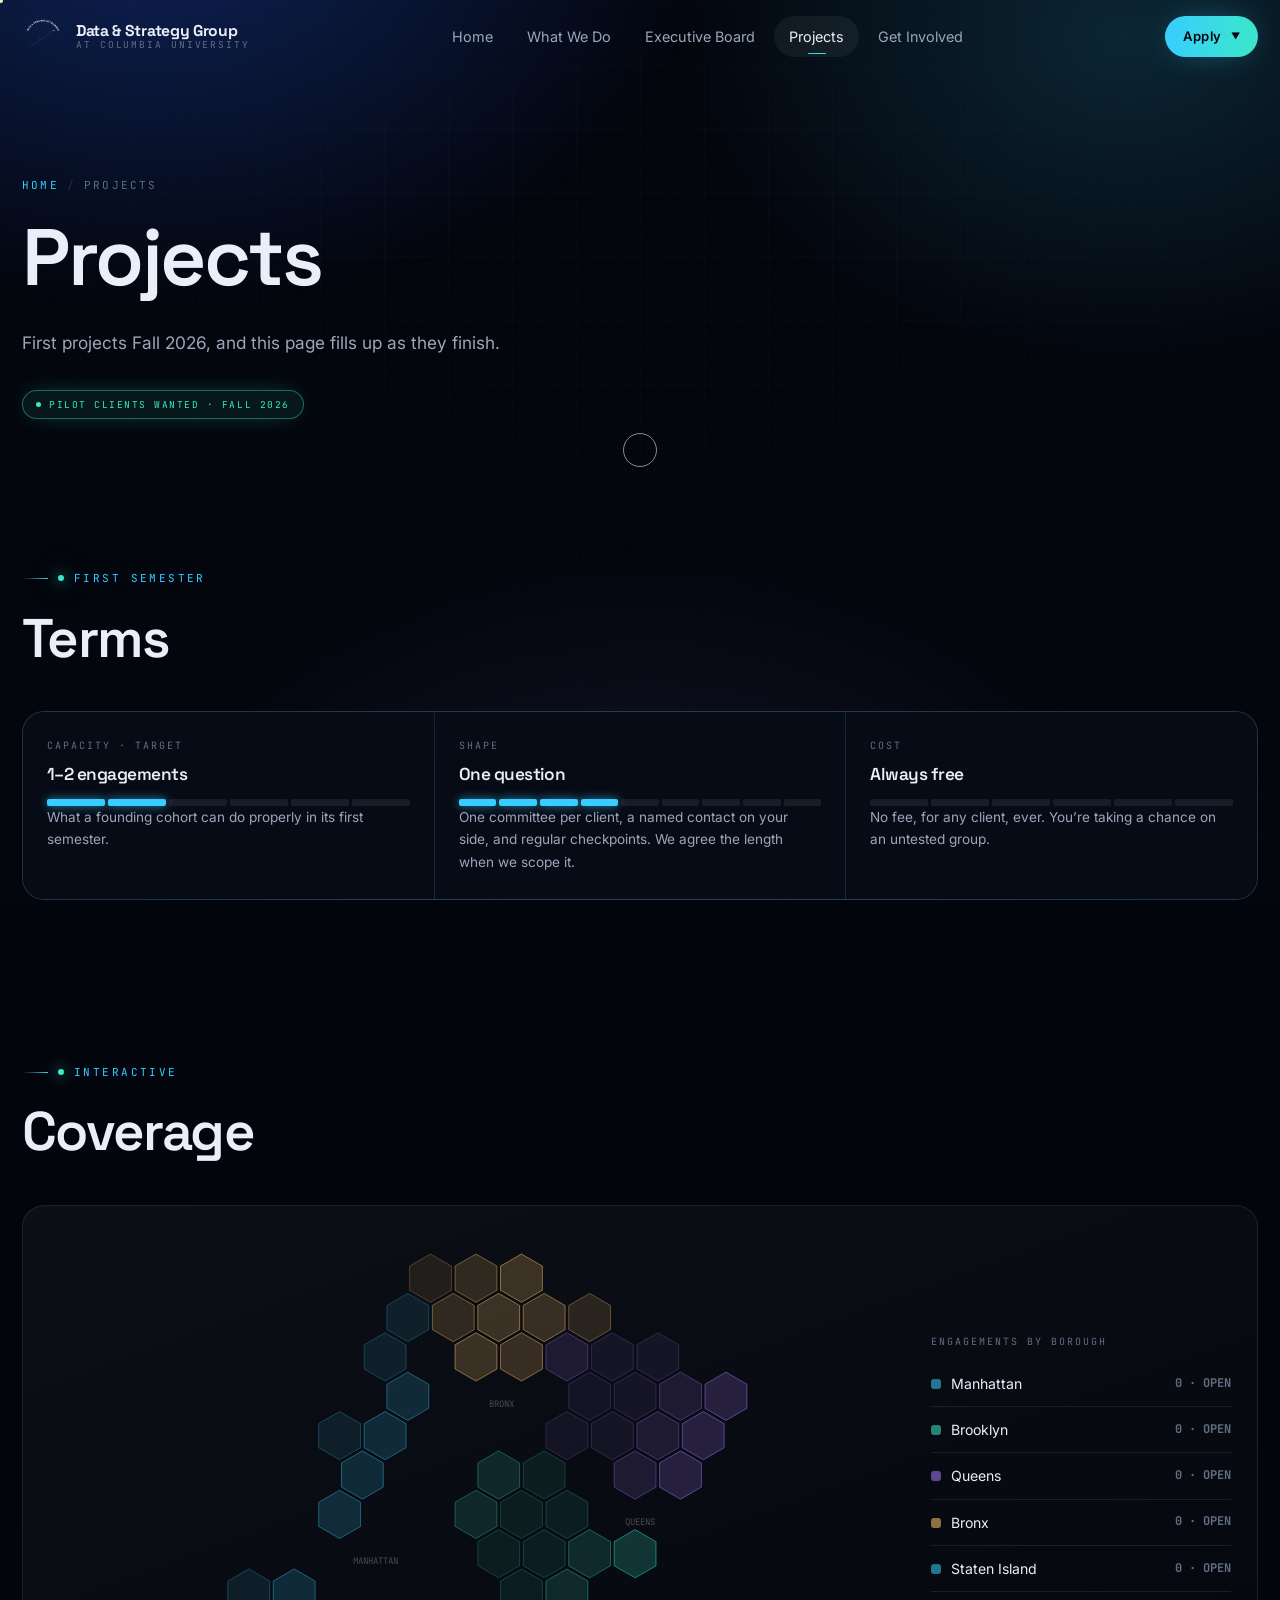
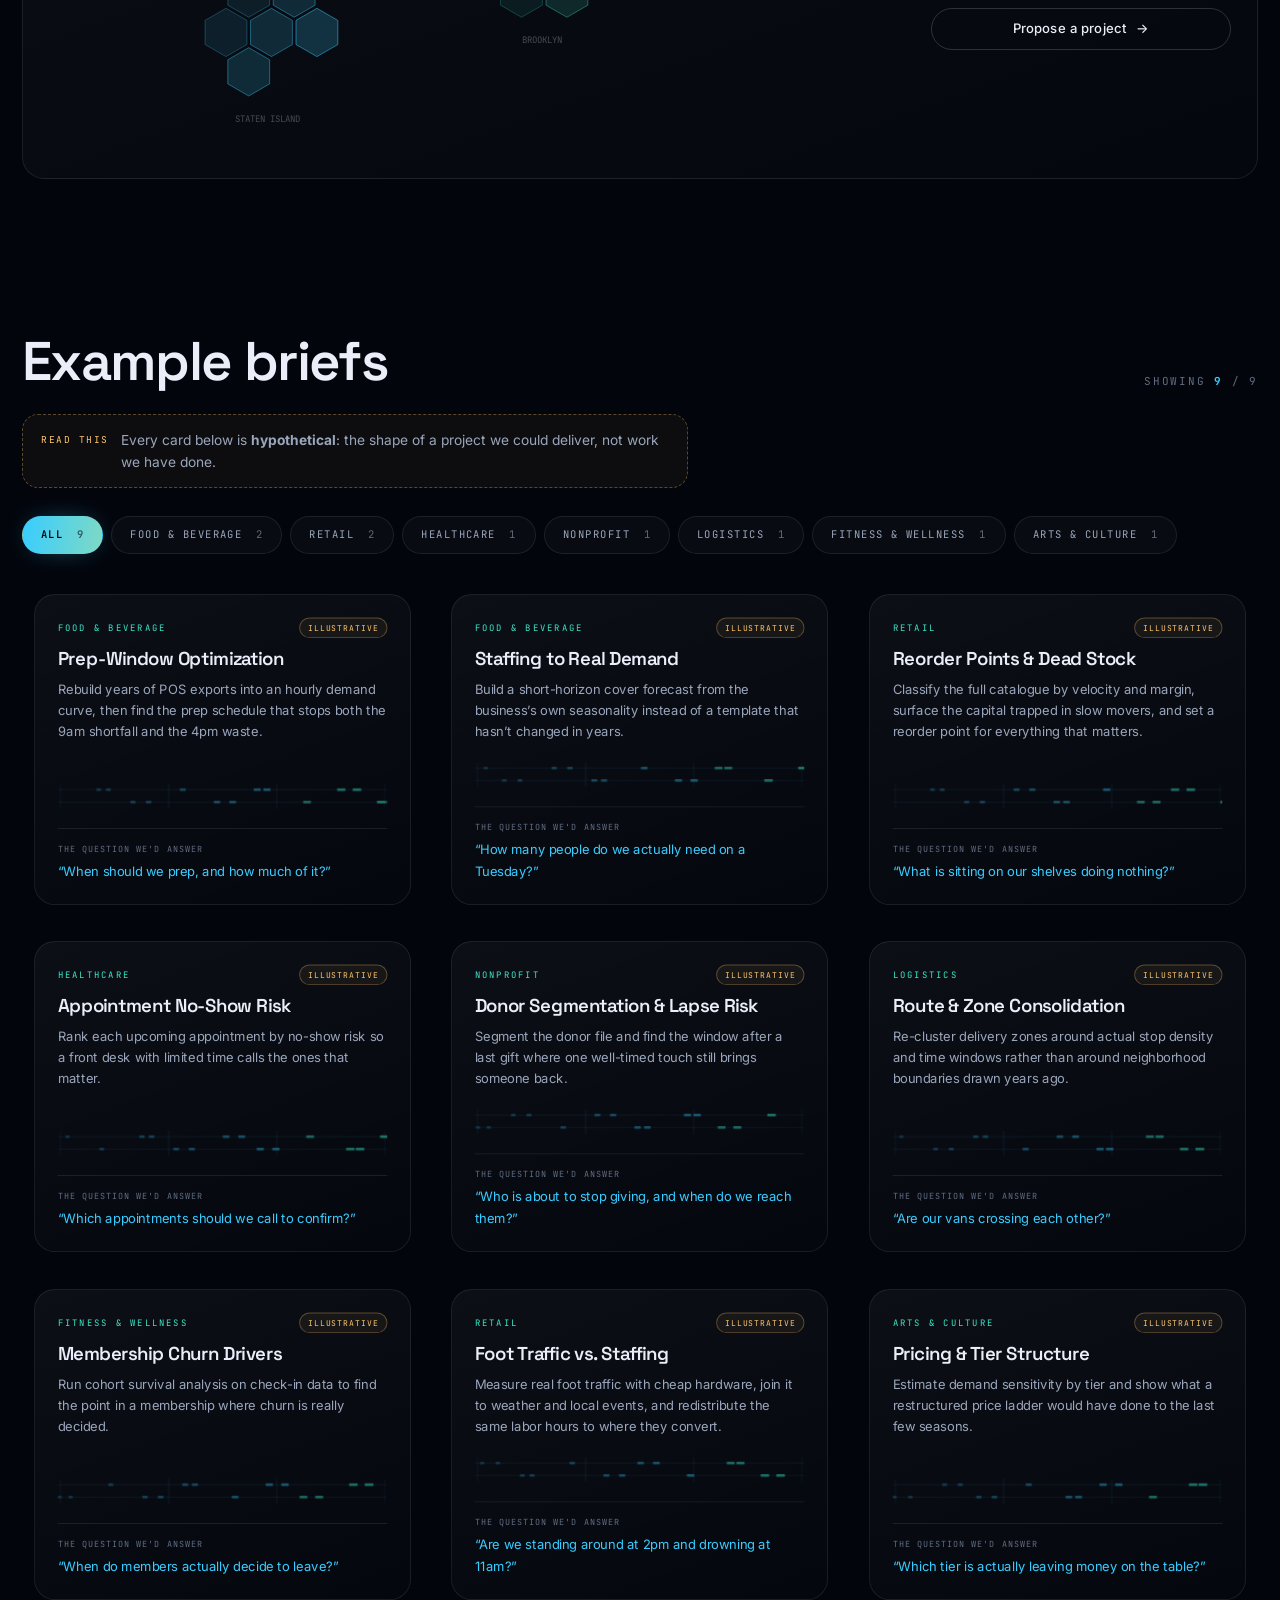
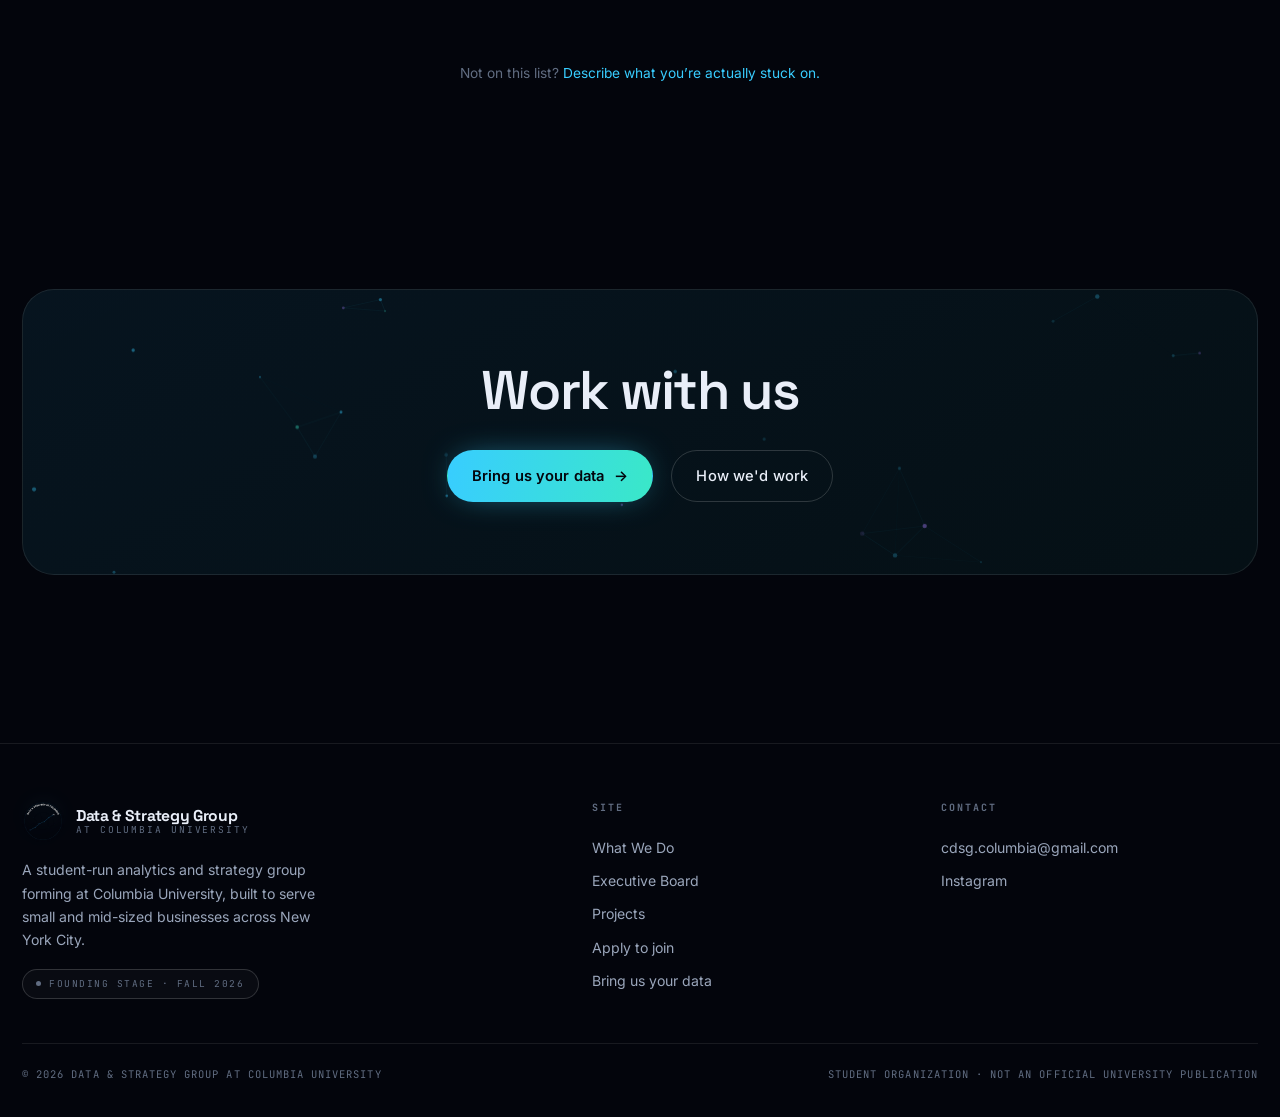
<file: projects.html>
<!DOCTYPE html>
<html lang="en">
<head>
<meta charset="UTF-8">
<meta name="viewport" content="width=device-width, initial-scale=1">
<title>Projects | Data &amp; Strategy Group at Columbia</title>
<meta name="description" content="We haven't run an engagement yet. Here are the briefs we're built to take on, and how to be one of our first clients.">
<link rel="icon" type="image/png" href="assets/img/favicon.png">
<link rel="preconnect" href="https://fonts.googleapis.com">
<link rel="preconnect" href="https://fonts.gstatic.com" crossorigin>
<link href="https://fonts.googleapis.com/css2?family=Space+Grotesk:wght@400;500;600;700&family=Inter:wght@300;400;500;600&family=JetBrains+Mono:wght@300;400;500&display=swap" rel="stylesheet">
<link rel="stylesheet" href="assets/css/main.css">
</head>
<body>

<div class="bg-field"></div>
<div class="grain"></div>
<div class="scroll-rail"><div class="scroll-bar"></div></div>

<header class="nav">
  <div class="nav-inner">
    <a class="brand" href="index.html">
      <span class="brand-mark"><img src="assets/img/logo-mark.png" alt="" width="256" height="256"></span>
      <span class="brand-txt"><b>Data &amp; Strategy Group</b><span>at Columbia University</span></span>
    </a>
    <nav class="nav-links">
      <a href="index.html">Home</a>
      <a href="about.html">What We Do</a>
      <a href="team.html">Executive Board</a>
      <a href="projects.html" class="active">Projects</a>
      <a href="join.html">Get Involved</a>
    </nav>
    <div class="nav-cta">
      <div class="apply-menu">
        <a class="btn btn-sm btn-primary" href="join.html">Apply <span class="caret">▼</span></a>
        <div class="apply-pop">
          <a href="join.html#students"><b>Apply to join</b><small>Columbia students</small><span class="go2">→</span></a>
          <div class="sep"></div>
          <a href="join.html#business"><b>Bring us your data</b><small>Businesses &amp; nonprofits</small><span class="go2">→</span></a>
        </div>
      </div>
      <button class="burger" aria-label="Menu"><span></span></button>
    </div>
  </div>
</header>

<div class="mobile-menu">
  <a href="index.html">Home <i>01</i></a>
  <a href="about.html">What We Do <i>02</i></a>
  <a href="team.html">Executive Board <i>03</i></a>
  <a href="projects.html">Projects <i>04</i></a>
  <a href="join.html#students">Apply to join <i>05</i></a>
  <a href="join.html#business">Bring us your data <i>06</i></a>
</div>

<main>

  <section class="page-head">
    <div class="wrap">
      <div class="crumb"><a href="index.html">Home</a><i>/</i>Projects</div>
      <h1 data-reveal>Projects</h1>
      <p class="lead mt-m" data-reveal data-delay=".12">First projects Fall 2026, and this page fills up as they finish.</p>
      <div class="mt-m" data-reveal data-delay=".24">
        <span class="pill">Pilot clients wanted · Fall 2026</span>
      </div>
    </div>
  </section>

  <!-- ============ THE OFFER ============ -->
  <section class="section-tight">
    <div class="wrap">
      <div class="sec-head" data-reveal>
        <div>
          <div class="eyebrow"><span class="dot"></span> First semester</div>
          <h2 class="h2">Terms</h2>
        </div>
      </div>

      <div class="slots" data-reveal>
        <div class="slot">
          <div class="n">CAPACITY · TARGET</div>
          <h4>1&ndash;2 engagements</h4>
          <div class="cells" data-cells="6" data-lit="2"></div>
          <p>What a founding cohort can do properly in its first semester.</p>
        </div>
        <div class="slot">
          <div class="n">SHAPE</div>
          <h4>One question</h4>
          <div class="cells" data-cells="9" data-lit="0" data-sweep></div>
          <p>One committee per client, a named contact on your side, and regular checkpoints. We agree the length when we scope it.</p>
        </div>
        <div class="slot">
          <div class="n">COST</div>
          <h4>Always free</h4>
          <div class="cells mint" data-cells="6" data-lit="0"></div>
          <p>No fee, for any client, ever. You&rsquo;re taking a chance on an untested group.</p>
        </div>
      </div>
    </div>
  </section>

  <!-- ============ CARTOGRAM ============ -->
  <section class="section-tight">
    <div class="wrap">
      <div class="sec-head" data-reveal>
        <div>
          <div class="eyebrow"><span class="dot"></span> Interactive</div>
          <h2 class="h2">Coverage</h2>
        </div>
      </div>

      <div class="carto-wrap card" style="padding:26px" data-reveal>
        <div style="position:relative">
          <canvas id="carto"></canvas>
          <div id="carto-tip" class="mono" style="position:absolute;pointer-events:none;opacity:0;transition:opacity .2s;background:rgba(8,12,20,.94);border:1px solid var(--line-strong);border-radius:10px;padding:9px 13px;font-size:10.5px;letter-spacing:.08em;white-space:nowrap;z-index:5"></div>
        </div>
        <div class="carto-legend" id="carto-legend"></div>
      </div>
    </div>
  </section>

  <!-- ============ EXAMPLE BRIEFS ============ -->
  <section class="section-tight" style="padding-bottom:clamp(72px,10vw,140px)">
    <div class="wrap">
      <div class="sec-head" data-reveal style="margin-bottom:24px">
        <div>
          <h2 class="h2">Example briefs</h2>
        </div>
        <div class="mono faint" style="font-size:11px;letter-spacing:.16em">
          SHOWING <b id="count-shown" style="color:var(--neon)">9</b> / <span id="count-total">9</span>
        </div>
      </div>

      <div class="note mt-s" data-reveal style="margin-bottom:28px">
        <span class="k">Read&nbsp;this</span>
        <div>Every card below is <b>hypothetical</b>: the shape of a project we could deliver, not work we have done.</div>
      </div>

      <div class="filters" id="proj-filters"></div>
      <div class="proj-grid" id="proj-grid"></div>

      <div id="empty-state" class="center muted mt-l" style="display:none;padding:60px 0">
        <div style="font-size:2rem;margin-bottom:12px">∅</div>
        No example briefs in that sector yet.
      </div>

      <p class="faint center mt-l" style="font-size:.86rem" data-reveal>
        Not on this list? <a href="join.html#business" style="color:var(--neon)">Describe what you&rsquo;re actually stuck on.</a>
      </p>
    </div>
  </section>

  <!-- ============ CTA ============ -->
  <section class="section-tight" style="padding-bottom:clamp(72px,10vw,140px)">
    <div class="wrap">
      <div class="cta-band" data-reveal>
        <canvas id="cta-net"></canvas>
        <h2 class="h2">Work with us</h2>
        
        <div class="flex gap-m mt-m" style="justify-content:center;flex-wrap:wrap">
          <a href="join.html#business" class="btn btn-primary" data-magnetic>Bring us your data <span class="arrow">→</span></a>
          <a href="about.html" class="btn btn-ghost">How we'd work</a>
        </div>
      </div>
    </div>
  </section>

</main>

<!-- ============ MODAL ============ -->
<div class="modal-scrim" id="modal-scrim">
  <div class="modal" id="modal">
    <button class="drawer-close" id="modal-close" aria-label="Close" style="top:18px;right:18px">✕</button>
    <div id="modal-body"></div>
  </div>
</div>

<footer>
  <div class="wrap">
    <div class="foot-grid">
      <div>
        <a class="brand" href="index.html" style="margin-bottom:16px">
          <span class="brand-mark"><img src="assets/img/logo-mark.png" alt="" width="256" height="256"></span>
          <span class="brand-txt"><b>Data &amp; Strategy Group</b><span>at Columbia University</span></span>
        </a>
        <p class="muted" style="font-size:.88rem; max-width:34ch">A student-run analytics and strategy group forming at Columbia University, built to serve small and mid-sized businesses across New York City.</p>
        <div class="mt-s"><span class="pill grey">Founding stage · Fall 2026</span></div>
      </div>
      <div>
        <h5>Site</h5>
        <a href="about.html">What We Do</a><a href="team.html">Executive Board</a><a href="projects.html">Projects</a>
        <a href="join.html#students">Apply to join</a><a href="join.html#business">Bring us your data</a>
      </div>
      <div>
        <h5>Contact</h5>
        <a href="mailto:cdsg.columbia@gmail.com">cdsg.columbia@gmail.com</a><a href="https://www.instagram.com/dsg.columbia/" target="_blank" rel="noopener">Instagram</a>
      </div>
    </div>
    <div class="foot-bottom">
      <span>© <span data-year></span> Data &amp; Strategy Group at Columbia University</span>
      <span>Student organization · Not an official University publication</span>
    </div>
  </div>
</footer>

<script src="assets/js/core.js"></script>
<script src="assets/js/projects.js"></script>
</body>
</html>
</file>
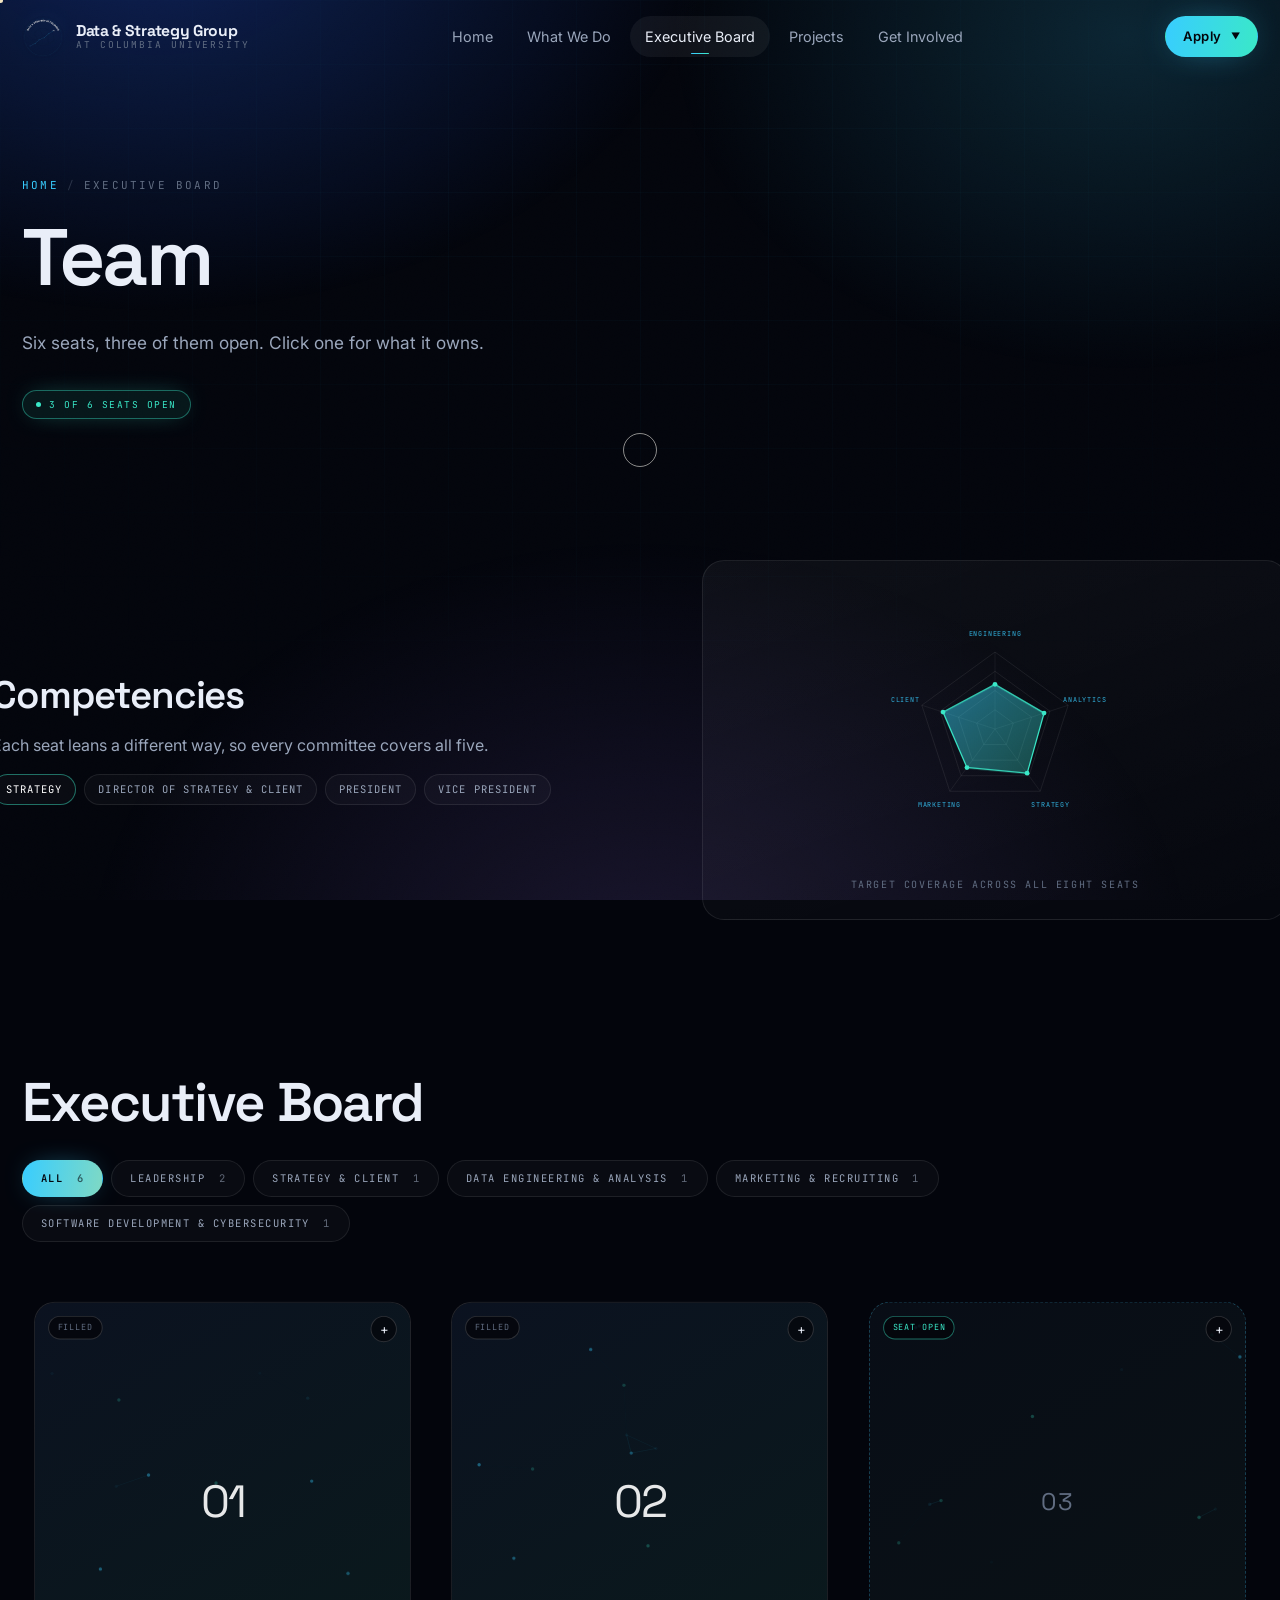
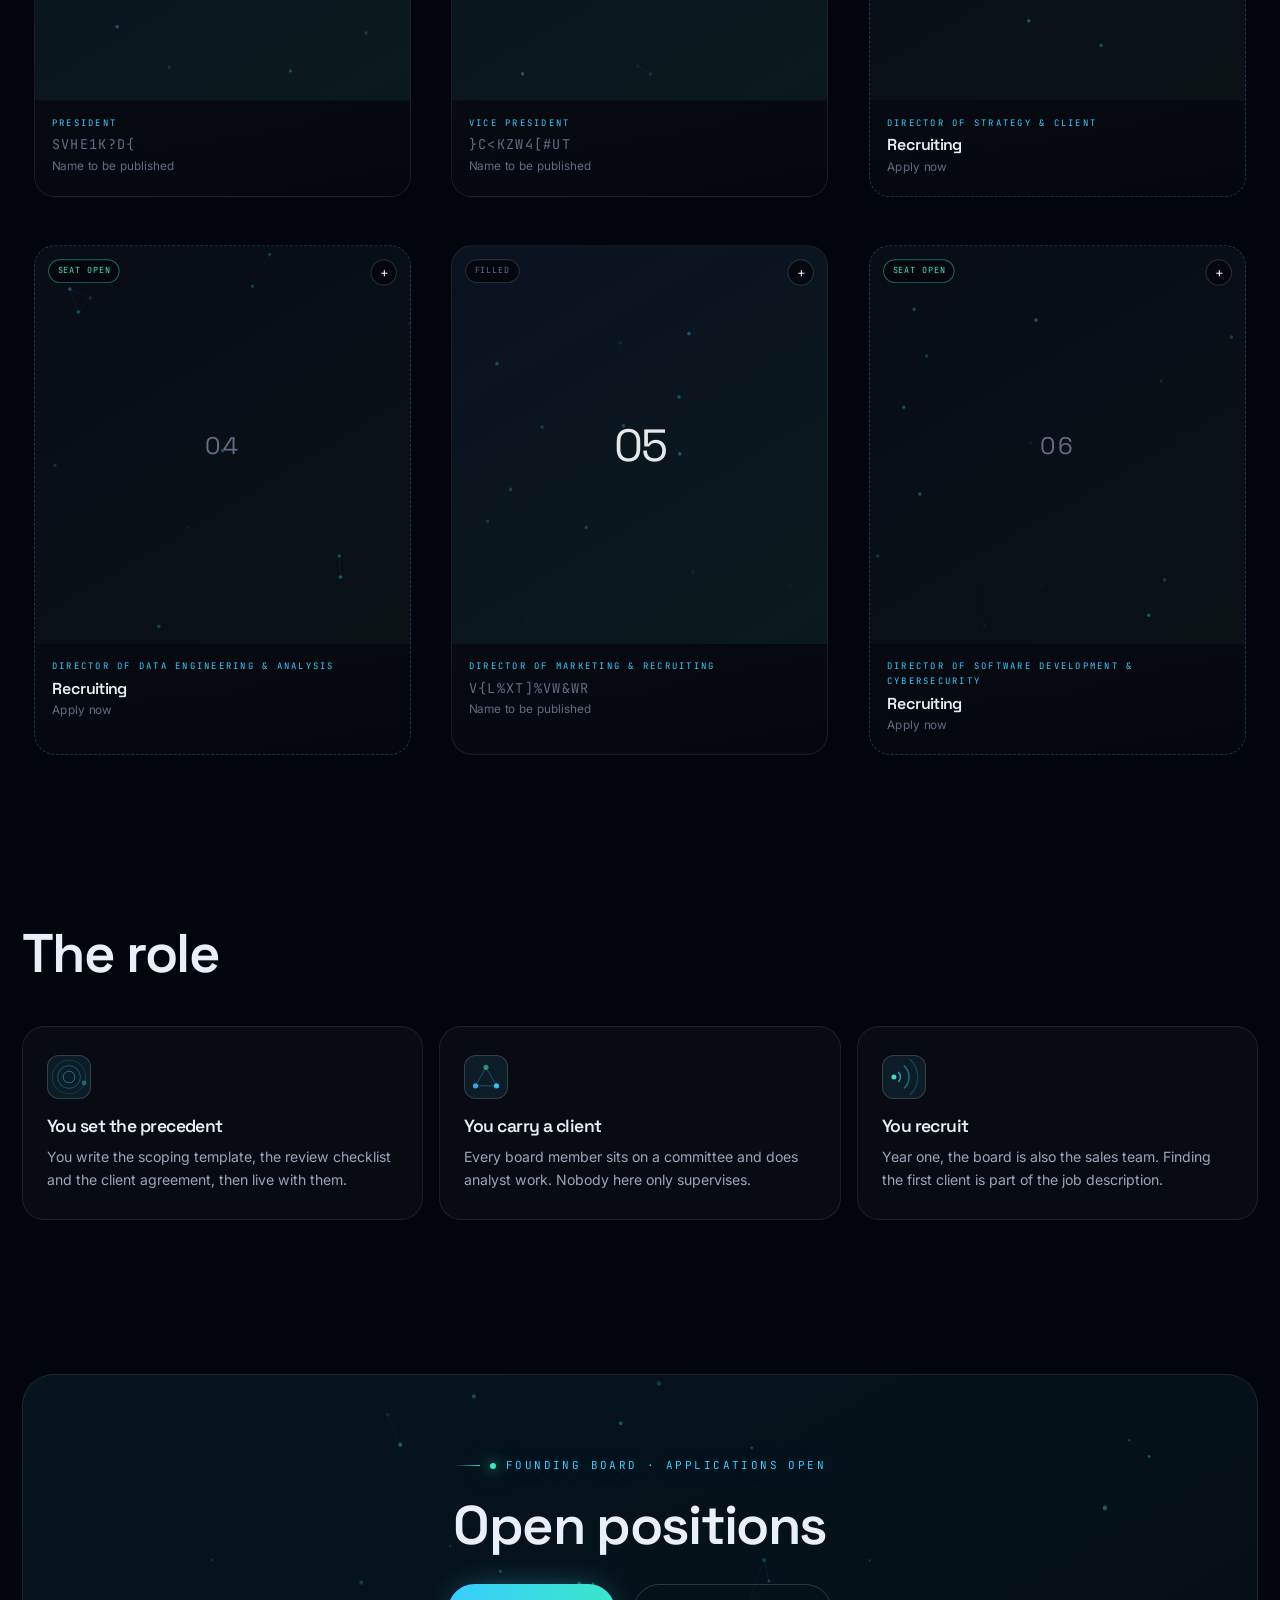
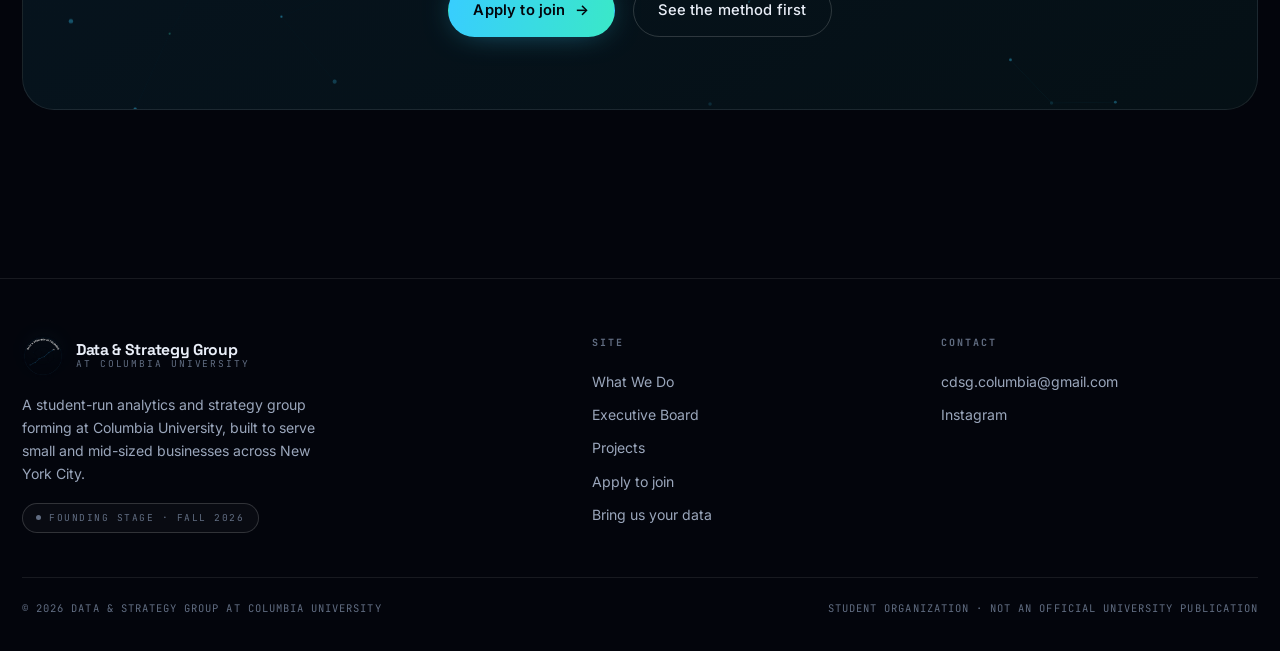
<file: team.html>
<!DOCTYPE html>
<html lang="en">
<head>
<meta charset="UTF-8">
<meta name="viewport" content="width=device-width, initial-scale=1">
<title>Executive Board | Data &amp; Strategy Group at Columbia</title>
<meta name="description" content="The founding executive board of Data &amp; Strategy Group at Columbia University. The seats we're filling and what each one owns.">
<link rel="icon" type="image/png" href="assets/img/favicon.png">
<link rel="preconnect" href="https://fonts.googleapis.com">
<link rel="preconnect" href="https://fonts.gstatic.com" crossorigin>
<link href="https://fonts.googleapis.com/css2?family=Space+Grotesk:wght@400;500;600;700&family=Inter:wght@300;400;500;600&family=JetBrains+Mono:wght@300;400;500&display=swap" rel="stylesheet">
<link rel="stylesheet" href="assets/css/main.css">
</head>
<body>

<div class="bg-field"></div>
<div class="grain"></div>
<div class="scroll-rail"><div class="scroll-bar"></div></div>

<header class="nav">
  <div class="nav-inner">
    <a class="brand" href="index.html">
      <span class="brand-mark"><img src="assets/img/logo-mark.png" alt="" width="256" height="256"></span>
      <span class="brand-txt"><b>Data &amp; Strategy Group</b><span>at Columbia University</span></span>
    </a>
    <nav class="nav-links">
      <a href="index.html">Home</a>
      <a href="about.html">What We Do</a>
      <a href="team.html" class="active">Executive Board</a>
      <a href="projects.html">Projects</a>
      <a href="join.html">Get Involved</a>
    </nav>
    <div class="nav-cta">
      <div class="apply-menu">
        <a class="btn btn-sm btn-primary" href="join.html">Apply <span class="caret">▼</span></a>
        <div class="apply-pop">
          <a href="join.html#students"><b>Apply to join</b><small>Columbia students</small><span class="go2">→</span></a>
          <div class="sep"></div>
          <a href="join.html#business"><b>Bring us your data</b><small>Businesses &amp; nonprofits</small><span class="go2">→</span></a>
        </div>
      </div>
      <button class="burger" aria-label="Menu"><span></span></button>
    </div>
  </div>
</header>

<div class="mobile-menu">
  <a href="index.html">Home <i>01</i></a>
  <a href="about.html">What We Do <i>02</i></a>
  <a href="team.html">Executive Board <i>03</i></a>
  <a href="projects.html">Projects <i>04</i></a>
  <a href="join.html#students">Apply to join <i>05</i></a>
  <a href="join.html#business">Bring us your data <i>06</i></a>
</div>

<main>

  <section class="page-head">
    <div class="wrap">
      <div class="crumb"><a href="index.html">Home</a><i>/</i>Executive Board</div>
      <h1 data-reveal>Team</h1>
      <p class="lead mt-m" data-reveal data-delay=".12">Six seats, three of them open. Click one for what it owns.</p>
      <div class="mt-m" id="seat-count" data-reveal data-delay=".18"></div>
    </div>
  </section>

  <!-- ============ TARGET COVERAGE ============ -->
  <section class="section-tight">
    <div class="wrap">
      <div class="split" style="align-items:center">
        <div data-reveal data-dir="left">
          <h2 class="h2" style="font-size:clamp(1.6rem,3vw,2.4rem)">Competencies</h2>
          <p class="lead mt-s" style="font-size:1rem">Each seat leans a different way, so every committee covers all five.</p>
          <div class="chips mt-s" id="coverage-chips"></div>
        </div>
        <div class="card" style="padding:26px" data-reveal data-dir="right">
          <div class="radar-wrap" id="board-radar"></div>
          <div class="center mono faint" style="font-size:10px; letter-spacing:.16em; margin-top:6px">TARGET COVERAGE ACROSS ALL EIGHT SEATS</div>
        </div>
      </div>
    </div>
  </section>

  <!-- ============ BOARD GRID ============ -->
  <section class="section-tight">
    <div class="wrap">
      <div class="sec-head" data-reveal>
        <div>
          <h2 class="h2">Executive Board</h2>
        </div>
        <div class="filters" id="div-filters" style="margin:0"></div>
      </div>
      <div class="team-grid" id="team-grid"></div>
    </div>
  </section>

  <!-- ============ HOW THE BOARD RUNS ============ -->
  <section class="section-tight">
    <div class="wrap">
      <div class="sec-head" data-reveal>
        <div>
          <h2 class="h2">The role</h2>
        </div>
      </div>
      <div class="cap-grid">
        <div class="cap" data-reveal>
          <div class="ico"><canvas data-glyph="target"></canvas></div>
          <h3>You set the precedent</h3>
          <p>You write the scoping template, the review checklist and the client agreement, then live with them.</p>
        </div>
        <div class="cap" data-reveal data-delay=".06">
          <div class="ico"><canvas data-glyph="people"></canvas></div>
          <h3>You carry a client</h3>
          <p>Every board member sits on a committee and does analyst work. Nobody here only supervises.</p>
        </div>
        <div class="cap" data-reveal data-delay=".12">
          <div class="ico"><canvas data-glyph="broadcast"></canvas></div>
          <h3>You recruit</h3>
          <p>Year one, the board is also the sales team. Finding the first client is part of the job description.</p>
        </div>
      </div>
    </div>
  </section>

  <!-- ============ CTA ============ -->
  <section class="section-tight" style="padding-bottom:clamp(72px,10vw,140px)">
    <div class="wrap">
      <div class="cta-band" data-reveal>
        <canvas id="cta-net"></canvas>
        <div class="eyebrow" style="justify-content:center"><span class="dot"></span> Founding board · applications open</div>
        <h2 class="h2">Open positions</h2>
        
        <div class="flex gap-m mt-m" style="justify-content:center; flex-wrap:wrap">
          <a href="join.html#students" class="btn btn-primary" data-magnetic>Apply to join <span class="arrow">→</span></a>
          <a href="about.html" class="btn btn-ghost">See the method first</a>
        </div>
      </div>
    </div>
  </section>

</main>

<!-- ============ DRAWER ============ -->
<div class="drawer-scrim" id="scrim"></div>
<aside class="drawer" id="drawer" aria-hidden="true">
  <button class="drawer-close" id="drawer-close" aria-label="Close">✕</button>
  <div id="drawer-body"></div>
</aside>

<footer>
  <div class="wrap">
    <div class="foot-grid">
      <div>
        <a class="brand" href="index.html" style="margin-bottom:16px">
          <span class="brand-mark"><img src="assets/img/logo-mark.png" alt="" width="256" height="256"></span>
          <span class="brand-txt"><b>Data &amp; Strategy Group</b><span>at Columbia University</span></span>
        </a>
        <p class="muted" style="font-size:.88rem; max-width:34ch">A student-run analytics and strategy group forming at Columbia University, built to serve small and mid-sized businesses across New York City.</p>
        <div class="mt-s"><span class="pill grey">Founding stage · Fall 2026</span></div>
      </div>
      <div>
        <h5>Site</h5>
        <a href="about.html">What We Do</a><a href="team.html">Executive Board</a><a href="projects.html">Projects</a>
        <a href="join.html#students">Apply to join</a><a href="join.html#business">Bring us your data</a>
      </div>
      <div>
        <h5>Contact</h5>
        <a href="mailto:cdsg.columbia@gmail.com">cdsg.columbia@gmail.com</a><a href="https://www.instagram.com/dsg.columbia/" target="_blank" rel="noopener">Instagram</a>
      </div>
    </div>
    <div class="foot-bottom">
      <span>© <span data-year></span> Data &amp; Strategy Group at Columbia University</span>
      <span>Student organization · Not an official University publication</span>
    </div>
  </div>
</footer>

<script src="assets/js/core.js"></script>
<script src="assets/js/team.js"></script>
</body>
</html>
</file>
<file: assets/css/main.css>
/* =========================================================
   Columbia Data & Strategy Group, Design System
   ========================================================= */

/* ---------- Tokens ---------- */
:root{
  --bg:            #03050c;
  --bg-elev:       #070b15;
  --panel:         rgba(255,255,255,.028);
  --panel-2:       rgba(255,255,255,.055);
  --line:          rgba(255,255,255,.085);
  --line-strong:   rgba(255,255,255,.16);

  --text:          #e9eef8;
  --text-dim:      #9aa6bb;
  --text-faint:    #616d82;

  --neon:          #38CDFF;   /* primary, neon blue */
  --neon-deep:     #2563FF;   /* electric blue, for glows and gradients */
  --columbia:      #A9D8F2;   /* the pale school blue, kept for display gradients */
  --mint:          #3AE8C8;   /* secondary, cyan-teal */
  --violet:        #A67CFF;   /* tertiary, electric violet */
  --amber:         #FFC46B;   /* warm counterweight; keeps this off unicolor */
  --danger:        #FF5C7A;

  --glow-blue:  0 0 0 1px rgba(56,205,255,.22), 0 18px 60px -18px rgba(37,99,255,.55);
  --glow-mint:  0 0 0 1px rgba(58,232,200,.22),  0 18px 60px -18px rgba(58,232,200,.4);

  --r-sm: 8px;
  --r-md: 14px;
  --r-lg: 22px;
  --r-xl: 32px;

  --nav-h: 74px;
  --maxw: 1240px;

  --ease: cubic-bezier(.22,.75,.24,1);
  --ease-out: cubic-bezier(.16,1,.3,1);

  --font-display: 'Space Grotesk', 'Segoe UI', system-ui, sans-serif;
  --font-body: 'Inter', 'Segoe UI', system-ui, sans-serif;
  --font-mono: 'JetBrains Mono', 'Consolas', ui-monospace, monospace;
}

/* ---------- Reset ---------- */
*,*::before,*::after{ box-sizing:border-box; }
html{ scroll-behavior:smooth; -webkit-text-size-adjust:100%; }
body{
  margin:0;
  background:var(--bg);
  color:var(--text);
  font-family:var(--font-body);
  font-size:16px;
  line-height:1.65;
  -webkit-font-smoothing:antialiased;
  overflow-x:hidden;
}
img,svg,canvas{ display:block; max-width:100%; }
a{ color:inherit; text-decoration:none; }
button,input,select,textarea{ font:inherit; color:inherit; }
h1,h2,h3,h4{ font-family:var(--font-display); font-weight:600; line-height:1.06; letter-spacing:-.03em; margin:0; }
p{ margin:0; }
::selection{ background:rgba(56,205,255,.28); color:#fff; }

/* Scrollbar */
::-webkit-scrollbar{ width:10px; height:10px; }
::-webkit-scrollbar-track{ background:#03050c; }
::-webkit-scrollbar-thumb{ background:rgba(56,205,255,.18); border-radius:99px; border:3px solid #03050c; }
::-webkit-scrollbar-thumb:hover{ background:rgba(56,205,255,.35); }

/* ---------- Ambient background ---------- */
.bg-field{ position:fixed; inset:0; z-index:0; pointer-events:none; }
.bg-field::before{
  content:''; position:absolute; inset:0;
  background:
    radial-gradient(900px 620px at 12% -8%,  rgba(37,99,255,.30), transparent 62%),
    radial-gradient(760px 560px at 88% 4%,   rgba(56,205,255,.16), transparent 60%),
    radial-gradient(900px 700px at 50% 108%, rgba(166,124,255,.14), transparent 62%);
}
.bg-field::after{
  content:''; position:absolute; inset:0; opacity:.5;
  background-image:
    linear-gradient(rgba(56,205,255,.055) 1px, transparent 1px),
    linear-gradient(90deg, rgba(56,205,255,.055) 1px, transparent 1px);
  background-size:64px 64px;
  mask-image:radial-gradient(ellipse 90% 70% at 50% 30%, #000 20%, transparent 78%);
  -webkit-mask-image:radial-gradient(ellipse 90% 70% at 50% 30%, #000 20%, transparent 78%);
}
.grain{
  position:fixed; inset:0; z-index:1; pointer-events:none; opacity:.035; mix-blend-mode:overlay;
  background-image:url("data:image/svg+xml,%3Csvg xmlns='http://www.w3.org/2000/svg' width='200' height='200'%3E%3Cfilter id='n'%3E%3CfeTurbulence type='fractalNoise' baseFrequency='.85' numOctaves='3'/%3E%3C/filter%3E%3Crect width='200' height='200' filter='url(%23n)'/%3E%3C/svg%3E");
}

/* ---------- Layout ---------- */
.wrap{ width:min(100% - 44px, var(--maxw)); margin-inline:auto; }
main{ position:relative; z-index:2; }
section{ position:relative; }
.section{ padding:clamp(72px,10vw,140px) 0; }
.section-tight{ padding:clamp(48px,6vw,84px) 0; }

/* ---------- Typography helpers ---------- */
.eyebrow{
  display:inline-flex; align-items:center; gap:10px;
  font-family:var(--font-mono); font-size:11px; letter-spacing:.22em; text-transform:uppercase;
  color:var(--neon); margin-bottom:22px;
}
.eyebrow::before{
  content:''; width:26px; height:1px; background:linear-gradient(90deg,transparent,var(--neon));
}
.eyebrow .dot{ width:6px; height:6px; border-radius:50%; background:var(--mint); box-shadow:0 0 12px var(--mint); animation:pulse 2.4s infinite; }
@keyframes pulse{ 0%,100%{opacity:1; transform:scale(1)} 50%{opacity:.35; transform:scale(.72)} }

h1,.h1{ font-size:clamp(2.6rem,7.4vw,5.4rem); }
h2,.h2{ font-size:clamp(2rem,4.4vw,3.4rem); }
h3,.h3{ font-size:clamp(1.25rem,2vw,1.6rem); }
.lead{ font-size:clamp(1rem,1.35vw,1.16rem); color:var(--text-dim); max-width:62ch; }
.muted{ color:var(--text-dim); }
.faint{ color:var(--text-faint); }
.mono{ font-family:var(--font-mono); }
.grad-text{
  background:linear-gradient(104deg,#fff 0%,var(--columbia) 16%,var(--neon) 42%,var(--mint) 74%,var(--violet) 100%);
  -webkit-background-clip:text; background-clip:text; color:transparent;
}

/* ---------- Buttons ---------- */
.btn{
  position:relative; display:inline-flex; align-items:center; gap:10px;
  padding:13px 24px; border-radius:99px; border:1px solid var(--line-strong);
  background:var(--panel); font-size:.92rem; font-weight:500; letter-spacing:.01em;
  cursor:pointer; overflow:hidden; isolation:isolate;
  transition:border-color .35s var(--ease), transform .35s var(--ease), color .35s var(--ease);
}
.btn::before{
  content:''; position:absolute; inset:0; z-index:-1; border-radius:inherit;
  background:linear-gradient(100deg,var(--neon),var(--mint));
  transform:translateY(101%); transition:transform .45s var(--ease-out);
}
.btn:hover{ color:#03050c; border-color:transparent; }
.btn:hover::before{ transform:translateY(0); }
.btn:active{ transform:scale(.97); }
.btn .arrow{ transition:transform .35s var(--ease); }
.btn:hover .arrow{ transform:translateX(4px); }

.btn-primary{ background:linear-gradient(100deg,var(--neon),var(--mint)); color:#03050c; border-color:transparent; font-weight:600; }
.btn-primary::before{ background:linear-gradient(100deg,#fff,var(--neon)); }
.btn-ghost{ background:transparent; }
.btn-sm{ padding:9px 17px; font-size:.82rem; }

/* ---------- Nav ---------- */
.nav{
  position:fixed; inset:0 0 auto 0; height:var(--nav-h); z-index:80;
  display:flex; align-items:center;
  transition:background .4s var(--ease), border-color .4s var(--ease), backdrop-filter .4s;
  border-bottom:1px solid transparent;
}
.nav.scrolled{
  background:rgba(4,6,11,.72); backdrop-filter:blur(18px) saturate(140%);
  border-bottom-color:var(--line);
}
.nav-inner{ width:min(100% - 44px, var(--maxw)); margin-inline:auto; display:flex; align-items:center; justify-content:space-between; gap:20px; }

.brand{ display:flex; align-items:center; gap:12px; }
.brand-mark{
  display:block; width:42px; height:42px; min-width:42px; flex:none;
  position:relative; overflow:visible;
}
.brand-mark img{ display:block; width:100%; height:100%; object-fit:contain; }
.brand-txt{ display:flex; flex-direction:column; line-height:1.1; }
.brand-txt b{ font-family:var(--font-display); font-size:.98rem; letter-spacing:-.02em; }
.brand-txt span{ font-family:var(--font-mono); font-size:9.5px; letter-spacing:.2em; color:var(--text-faint); text-transform:uppercase; }

.nav-links{ display:flex; align-items:center; gap:4px; }
.nav-links a{
  position:relative; padding:9px 15px; border-radius:99px; font-size:.9rem; color:var(--text-dim);
  transition:color .3s var(--ease), background .3s var(--ease);
}
.nav-links a::after{
  content:''; position:absolute; left:50%; bottom:3px; width:0; height:1.5px; border-radius:2px;
  background:linear-gradient(90deg,var(--neon),var(--mint));
  transform:translateX(-50%); transition:width .35s var(--ease-out);
}
.nav-links a:hover{ color:var(--text); }
.nav-links a:hover::after{ width:18px; }
.nav-links a.active{ color:var(--text); background:var(--panel-2); }
.nav-links a.active::after{ width:18px; }
.nav-cta{ display:flex; align-items:center; gap:12px; }

.burger{ display:none; width:42px; height:42px; border-radius:12px; border:1px solid var(--line); background:var(--panel); cursor:pointer; align-items:center; justify-content:center; }
.burger span{ display:block; width:17px; height:1.6px; background:var(--text); position:relative; transition:.3s var(--ease); }
.burger span::before,.burger span::after{ content:''; position:absolute; left:0; width:17px; height:1.6px; background:var(--text); transition:.3s var(--ease); }
.burger span::before{ top:-5.5px; } .burger span::after{ top:5.5px; }
.burger.open span{ background:transparent; }
.burger.open span::before{ transform:rotate(45deg); top:0; }
.burger.open span::after{ transform:rotate(-45deg); top:0; }

.mobile-menu{
  position:fixed; inset:var(--nav-h) 0 0 0; z-index:79; background:rgba(4,6,11,.97);
  backdrop-filter:blur(20px); display:flex; flex-direction:column; justify-content:center; gap:6px;
  padding:0 32px; transform:translateY(-102%); transition:transform .55s var(--ease-out); visibility:hidden;
}
.mobile-menu.open{ transform:translateY(0); visibility:visible; }
.mobile-menu a{
  font-family:var(--font-display); font-size:clamp(1.9rem,8vw,3rem); padding:14px 0;
  border-bottom:1px solid var(--line); display:flex; justify-content:space-between; align-items:baseline;
}
.mobile-menu a i{ font-family:var(--font-mono); font-size:11px; font-style:normal; color:var(--text-faint); }

/* ---------- Scroll progress ---------- */
.scroll-rail{ position:fixed; top:0; left:0; right:0; height:2px; z-index:90; background:transparent; }
.scroll-bar{ height:100%; width:0; background:linear-gradient(90deg,var(--neon),var(--mint),var(--violet)); box-shadow:0 0 14px rgba(58,232,200,.6); transition:width .1s linear; }

/* ---------- Custom cursor ---------- */
.cursor-dot,.cursor-ring{ position:fixed; top:0; left:0; z-index:200; pointer-events:none; border-radius:50%; mix-blend-mode:difference; }
.cursor-dot{ width:5px; height:5px; background:#fff; margin:-2.5px 0 0 -2.5px; }
.cursor-ring{
  width:34px; height:34px; margin:-17px 0 0 -17px; border:1px solid rgba(255,255,255,.55);
  transition:width .28s var(--ease), height .28s var(--ease), margin .28s var(--ease), border-color .28s, opacity .28s;
}
.cursor-ring.hot{ width:58px; height:58px; margin:-29px 0 0 -29px; border-color:var(--mint); }
@media (hover:none),(pointer:coarse){ .cursor-dot,.cursor-ring{ display:none; } }

/* ---------- Reveal ---------- */
[data-reveal]{ opacity:0; transform:translateY(26px); transition:opacity .9s var(--ease-out), transform .9s var(--ease-out); }
[data-reveal].in{ opacity:1; transform:none; }
[data-reveal][data-dir="left"]{ transform:translateX(-30px); }
[data-reveal][data-dir="right"]{ transform:translateX(30px); }
[data-reveal][data-dir="scale"]{ transform:scale(.94); }

/* ---------- Cards ---------- */
.card{
  position:relative; border:1px solid var(--line); border-radius:var(--r-lg);
  background:linear-gradient(160deg,rgba(255,255,255,.045),rgba(255,255,255,.012));
  overflow:hidden; transition:border-color .45s var(--ease), transform .45s var(--ease), box-shadow .45s var(--ease);
}
.card::after{
  content:''; position:absolute; inset:0; pointer-events:none; opacity:0; transition:opacity .45s;
  background:radial-gradient(420px circle at var(--mx,50%) var(--my,50%), rgba(56,205,255,.14), transparent 62%);
}
.card:hover{ border-color:var(--line-strong); box-shadow:0 26px 70px -34px rgba(0,0,0,.9); }
.card:hover::after{ opacity:1; }

/* ---------- Hero ---------- */
.hero{ min-height:100svh; display:flex; align-items:center; position:relative; padding-top:var(--nav-h); overflow:hidden; }
#hero-net{ position:absolute; inset:0; width:100%; height:100%; z-index:0; }
.hero .wrap{ position:relative; z-index:2; }
.hero-title{ font-size:clamp(2.9rem,8.6vw,7rem); letter-spacing:-.045em; }
.hero-title .line{ display:block; overflow:hidden; }
.hero-title .line > span{ display:block; transform:translateY(110%); animation:riseIn 1.1s var(--ease-out) forwards; }
.hero-title .line:nth-child(2) > span{ animation-delay:.1s; }
.hero-title .line:nth-child(3) > span{ animation-delay:.2s; }
@keyframes riseIn{ to{ transform:translateY(0); } }

.hero-meta{ display:flex; flex-wrap:wrap; gap:10px 26px; font-family:var(--font-mono); font-size:11px; letter-spacing:.16em; text-transform:uppercase; color:var(--text-faint); }
.hero-meta span{ display:inline-flex; align-items:center; gap:8px; }
.hero-meta span::before{ content:''; width:4px; height:4px; border-radius:50%; background:var(--neon); }

.scroll-hint{ position:absolute; left:50%; bottom:30px; transform:translateX(-50%); z-index:3; display:flex; flex-direction:column; align-items:center; gap:9px; font-family:var(--font-mono); font-size:9.5px; letter-spacing:.28em; color:var(--text-faint); text-transform:uppercase; }
.scroll-hint i{ display:block; width:1px; height:44px; background:linear-gradient(180deg,var(--neon),transparent); animation:drop 1.9s var(--ease) infinite; }
@keyframes drop{ 0%{transform:scaleY(0); transform-origin:top} 45%{transform:scaleY(1); transform-origin:top} 55%{transform:scaleY(1); transform-origin:bottom} 100%{transform:scaleY(0); transform-origin:bottom} }

/* ---------- Portal cards (home) ---------- */
.portals{ display:grid; grid-template-columns:repeat(4,1fr); gap:16px; }
.portal{
  position:relative; display:block; padding:26px 24px 24px; border-radius:var(--r-lg);
  border:1px solid var(--line); background:linear-gradient(165deg,rgba(255,255,255,.05),rgba(255,255,255,.01));
  min-height:290px; overflow:hidden; transform-style:preserve-3d;
  transition:transform .5s var(--ease), border-color .5s var(--ease), box-shadow .5s var(--ease);
}
.portal:hover{ border-color:rgba(56,205,255,.4); box-shadow:0 30px 80px -40px rgba(37,99,255,.75); }
.portal .idx{ font-family:var(--font-mono); font-size:10.5px; letter-spacing:.2em; color:var(--text-faint); }
.portal h3{ margin:14px 0 8px; font-size:1.42rem; }
.portal p{ font-size:.87rem; color:var(--text-dim); max-width:26ch; }
.portal .viz{ position:absolute; left:0; right:0; bottom:0; height:104px; opacity:.72; transition:opacity .45s, transform .6s var(--ease); }
.portal:hover .viz{ opacity:1; transform:translateY(-4px); }
.portal .go{
  position:absolute; right:20px; bottom:20px; width:36px; height:36px; border-radius:50%;
  border:1px solid var(--line-strong); display:grid; place-items:center; font-size:14px;
  background:rgba(4,6,11,.6); transition:.4s var(--ease); z-index:2;
}
.portal:hover .go{ background:var(--neon); color:#03050c; border-color:transparent; transform:rotate(-45deg); }

/* ---------- Ticker ---------- */
.ticker{ border-block:1px solid var(--line); overflow:hidden; padding:16px 0; background:rgba(255,255,255,.014); }
.ticker-track{ display:flex; gap:52px; width:max-content; animation:slide 34s linear infinite; }
.ticker:hover .ticker-track{ animation-play-state:paused; }
@keyframes slide{ to{ transform:translateX(-50%); } }
.ticker-item{ display:inline-flex; align-items:center; gap:12px; font-family:var(--font-mono); font-size:12px; letter-spacing:.12em; color:var(--text-dim); text-transform:uppercase; white-space:nowrap; }
.ticker-item b{ color:var(--neon); font-weight:600; }
.ticker-item::after{ content:'◆'; color:var(--mint); font-size:7px; opacity:.6; }

/* ---------- Stats ---------- */
.stat-grid{ display:grid; grid-template-columns:repeat(4,1fr); gap:1px; background:var(--line); border:1px solid var(--line); border-radius:var(--r-lg); overflow:hidden; }
.stat{ background:var(--bg-elev); padding:30px 24px; transition:background .4s; }
.stat:hover{ background:#0b1120; }
.stat .num{ font-family:var(--font-display); font-size:clamp(2rem,3.6vw,3rem); letter-spacing:-.04em; background:linear-gradient(120deg,#fff,var(--neon) 55%,var(--mint)); -webkit-background-clip:text; background-clip:text; color:transparent; }
.stat .lbl{ font-family:var(--font-mono); font-size:10.5px; letter-spacing:.18em; text-transform:uppercase; color:var(--text-faint); margin-top:8px; }

/* ---------- Page header ---------- */
.page-head{ padding:calc(var(--nav-h) + clamp(56px,8vw,110px)) 0 clamp(40px,5vw,70px); position:relative; }
.page-head h1{ font-size:clamp(2.6rem,6.4vw,5rem); }
.crumb{ font-family:var(--font-mono); font-size:11px; letter-spacing:.2em; text-transform:uppercase; color:var(--text-faint); margin-bottom:20px; }
.crumb a{ color:var(--neon); }
.crumb i{ font-style:normal; opacity:.4; margin:0 8px; }

/* ---------- Pipeline (about) ---------- */
.pipeline{ display:grid; grid-template-columns:300px 1fr; gap:28px; align-items:start; }
.stage-list{ display:flex; flex-direction:column; gap:8px; }
.stage-btn{
  position:relative; text-align:left; width:100%; padding:16px 18px; border-radius:var(--r-md);
  border:1px solid var(--line); background:var(--panel); cursor:pointer; overflow:hidden;
  transition:.4s var(--ease);
}
.stage-btn .k{ font-family:var(--font-mono); font-size:10px; letter-spacing:.2em; color:var(--text-faint); }
.stage-btn .t{ font-family:var(--font-display); font-size:1.06rem; margin-top:5px; display:block; }
.stage-btn .d{ font-size:.8rem; color:var(--text-faint); margin-top:5px; max-height:0; opacity:0; overflow:hidden; transition:.45s var(--ease); }
.stage-btn::before{ content:''; position:absolute; left:0; top:0; bottom:0; width:2px; background:linear-gradient(180deg,var(--neon),var(--mint)); transform:scaleY(0); transform-origin:top; transition:transform .45s var(--ease-out); }
.stage-btn:hover{ border-color:var(--line-strong); }
.stage-btn.active{ background:rgba(56,205,255,.07); border-color:rgba(56,205,255,.35); }
.stage-btn.active::before{ transform:scaleY(1); }
.stage-btn.active .d{ max-height:90px; opacity:1; margin-top:9px; }
.stage-btn.active .k{ color:var(--neon); }

.stage-canvas-wrap{ position:relative; border:1px solid var(--line); border-radius:var(--r-lg); background:linear-gradient(160deg,rgba(255,255,255,.04),rgba(255,255,255,.008)); overflow:hidden; min-height:440px; }
#pipeline-canvas{ width:100%; height:440px; display:block; }
.stage-readout{ position:absolute; top:16px; left:18px; right:18px; display:flex; justify-content:space-between; gap:12px; font-family:var(--font-mono); font-size:10px; letter-spacing:.16em; text-transform:uppercase; color:var(--text-faint); pointer-events:none; }
.stage-readout b{ color:var(--mint); font-weight:500; }
.stage-progress{ position:absolute; bottom:0; left:0; height:2px; background:linear-gradient(90deg,var(--neon),var(--mint)); transition:width .6s var(--ease); }

/* ---------- Capability grid ---------- */
.cap-grid{ display:grid; grid-template-columns:repeat(3,1fr); gap:16px; }
.cap{ padding:28px 24px; border-radius:var(--r-lg); border:1px solid var(--line); background:var(--panel); transition:.45s var(--ease); position:relative; overflow:hidden; }
.cap:hover{ transform:translateY(-5px); border-color:rgba(56,205,255,.35); background:rgba(56,205,255,.05); }
.cap .ico{ width:44px; height:44px; border-radius:12px; display:grid; place-items:center; border:1px solid var(--line-strong); background:rgba(56,205,255,.09); margin-bottom:18px; }
.cap h3{ font-size:1.1rem; margin-bottom:9px; }
.cap p{ font-size:.88rem; color:var(--text-dim); }

/* ---------- Cleaning demo table ---------- */
.clean-demo{ display:grid; grid-template-columns:1fr auto 1fr; gap:20px; align-items:center; }
.dtable{ border:1px solid var(--line); border-radius:var(--r-md); overflow:hidden; font-family:var(--font-mono); font-size:11.5px; background:var(--bg-elev); }
.dtable .hd{ display:grid; grid-template-columns:1.4fr 1fr .9fr; gap:0; background:rgba(255,255,255,.05); padding:10px 14px; letter-spacing:.12em; text-transform:uppercase; font-size:9.5px; color:var(--text-faint); }
.dtable .row{ display:grid; grid-template-columns:1.4fr 1fr .9fr; padding:9px 14px; border-top:1px solid var(--line); transition:.5s var(--ease); }
.dtable .row span{ overflow:hidden; text-overflow:ellipsis; white-space:nowrap; padding-right:8px; }
.dtable.dirty .row.bad{ color:var(--danger); }
.dtable.dirty .row.bad span:first-child::after{ content:' ⚠'; }
.dtable.clean .row{ color:var(--mint); }
.clean-arrow{ display:grid; place-items:center; gap:6px; font-family:var(--font-mono); font-size:9px; letter-spacing:.18em; color:var(--text-faint); text-transform:uppercase; }
.clean-arrow .ln{ width:52px; height:1px; background:linear-gradient(90deg,var(--danger),var(--mint)); position:relative; }
.clean-arrow .ln::after{ content:''; position:absolute; right:-1px; top:-3px; border:4px solid transparent; border-left-color:var(--mint); }
.tag-bad{ color:var(--danger); } .tag-good{ color:var(--mint); }

/* ---------- Team ---------- */
.team-grid{ display:grid; grid-template-columns:repeat(3,1fr); gap:16px; }
.member{
  position:relative; border:1px solid var(--line); border-radius:var(--r-lg); overflow:hidden; cursor:pointer;
  background:linear-gradient(170deg,rgba(255,255,255,.05),rgba(255,255,255,.01));
  transition:.5s var(--ease);
}
.member:hover{ transform:translateY(-6px); border-color:rgba(56,205,255,.4); box-shadow:0 30px 70px -40px rgba(37,99,255,.8); }
.avatar{ position:relative; aspect-ratio:1/1.06; display:grid; place-items:center; overflow:hidden; background:linear-gradient(150deg,#0b1220,#0a1a1c); }
.avatar .initials{ font-family:var(--font-display); font-size:3rem; letter-spacing:-.05em; color:rgba(255,255,255,.9); z-index:2; transition:.5s var(--ease); }
.avatar canvas{ position:absolute; inset:0; width:100%; height:100%; opacity:.55; }
.member:hover .avatar .initials{ transform:scale(1.06); color:var(--neon); }
.avatar::after{
  content:''; position:absolute; inset:0; z-index:3; opacity:0; transition:opacity .5s;
  background:repeating-linear-gradient(0deg, rgba(56,205,255,.10) 0 1px, transparent 1px 4px);
}
.member:hover .avatar::after{ opacity:1; animation:scan 2.4s linear infinite; }
@keyframes scan{ to{ background-position:0 40px; } }
.member-body{ padding:16px 18px 20px; }
.member-body .role{ font-family:var(--font-mono); font-size:9.5px; letter-spacing:.18em; text-transform:uppercase; color:var(--neon); }
.member-body h3{ font-size:1.06rem; margin:7px 0 4px; }
.member-body .yr{ font-size:.78rem; color:var(--text-faint); }
.member .plus{ position:absolute; top:14px; right:14px; width:28px; height:28px; border-radius:50%; background:rgba(4,6,11,.75); border:1px solid var(--line-strong); display:grid; place-items:center; font-size:14px; z-index:4; transition:.4s var(--ease); }
.member:hover .plus{ background:var(--mint); color:#03050c; transform:rotate(90deg); }

/* Drawer */
.drawer-scrim{ position:fixed; inset:0; z-index:120; background:rgba(2,4,8,.72); backdrop-filter:blur(6px); opacity:0; visibility:hidden; transition:.4s var(--ease); }
.drawer-scrim.open{ opacity:1; visibility:visible; }
.drawer{
  position:fixed; top:0; right:0; bottom:0; width:min(560px,100%); z-index:121;
  background:var(--bg-elev); border-left:1px solid var(--line); transform:translateX(101%);
  transition:transform .6s var(--ease-out); overflow-y:auto; padding:34px;
}
.drawer.open{ transform:none; }
.drawer-close{ position:absolute; top:22px; right:24px; width:38px; height:38px; border-radius:50%; border:1px solid var(--line-strong); background:var(--panel); cursor:pointer; display:grid; place-items:center; transition:.35s; }
.drawer-close:hover{ background:var(--danger); border-color:transparent; color:#fff; transform:rotate(90deg); }
.drawer .d-avatar{ width:96px; height:96px; border-radius:20px; display:grid; place-items:center; font-family:var(--font-display); font-size:2.2rem; background:linear-gradient(150deg,rgba(56,205,255,.2),rgba(58,232,200,.12)); border:1px solid var(--line-strong); margin-bottom:22px; }
.drawer h2{ font-size:2rem; }
.drawer .d-role{ font-family:var(--font-mono); font-size:11px; letter-spacing:.18em; text-transform:uppercase; color:var(--neon); margin:8px 0 20px; }
.drawer .d-bio{ color:var(--text-dim); font-size:.94rem; }
.chips{ display:flex; flex-wrap:wrap; gap:8px; margin-top:14px; }
.chip{ padding:6px 13px; border-radius:99px; border:1px solid var(--line); background:var(--panel); font-family:var(--font-mono); font-size:10.5px; letter-spacing:.1em; text-transform:uppercase; color:var(--text-dim); }
.d-sub{ font-family:var(--font-mono); font-size:10px; letter-spacing:.2em; text-transform:uppercase; color:var(--text-faint); margin:28px 0 12px; padding-bottom:8px; border-bottom:1px solid var(--line); }

/* Radar */
.radar-wrap{ display:grid; place-items:center; padding:8px 0; }

/* ---------- Projects ---------- */
.filters{ display:flex; flex-wrap:wrap; gap:8px; margin-bottom:30px; }
.filter{
  padding:9px 18px; border-radius:99px; border:1px solid var(--line); background:var(--panel);
  font-family:var(--font-mono); font-size:10.5px; letter-spacing:.14em; text-transform:uppercase;
  color:var(--text-dim); cursor:pointer; transition:.35s var(--ease);
}
.filter:hover{ border-color:var(--line-strong); color:var(--text); }
.filter.active{ background:linear-gradient(100deg,var(--neon),#7FD9C4); color:#03050c; border-color:transparent; font-weight:600; }
.filter .n{ opacity:.6; margin-left:6px; }

.proj-grid{ display:grid; grid-template-columns:repeat(3,1fr); gap:16px; }
.proj{ padding:24px; cursor:pointer; display:flex; flex-direction:column; min-height:300px; }
.proj.hidden{ display:none; }
.proj.enter{ animation:popIn .55s var(--ease-out) both; }
@keyframes popIn{ from{ opacity:0; transform:translateY(18px) scale(.97); } }
.proj .sector{ font-family:var(--font-mono); font-size:9.5px; letter-spacing:.18em; text-transform:uppercase; color:var(--mint); }
.proj h3{ font-size:1.24rem; margin:12px 0 10px; }
.proj p{ font-size:.86rem; color:var(--text-dim); flex:1; }
.proj-metrics{ display:flex; gap:20px; margin-top:18px; padding-top:16px; border-top:1px solid var(--line); }
.proj-metrics div .v{ font-family:var(--font-display); font-size:1.35rem; color:var(--neon); letter-spacing:-.02em; }
.proj-metrics div .k{ font-family:var(--font-mono); font-size:9px; letter-spacing:.14em; text-transform:uppercase; color:var(--text-faint); }
.spark{ height:46px; margin-top:14px; opacity:.85; }

/* Cartogram */
.carto-wrap{ display:grid; grid-template-columns:1fr 300px; gap:28px; align-items:center; }
#carto{ width:100%; height:520px; }
.carto-legend .li{ display:flex; align-items:center; justify-content:space-between; padding:11px 0; border-bottom:1px solid var(--line); font-size:.88rem; }
.carto-legend .li .sw{ width:10px; height:10px; border-radius:3px; margin-right:10px; display:inline-block; }
.carto-legend .li b{ font-family:var(--font-mono); font-size:12px; color:var(--neon); }

/* Modal */
.modal-scrim{ position:fixed; inset:0; z-index:130; background:rgba(2,4,8,.8); backdrop-filter:blur(8px); display:grid; place-items:center; padding:24px; opacity:0; visibility:hidden; transition:.35s var(--ease); }
.modal-scrim.open{ opacity:1; visibility:visible; }
.modal{ width:min(760px,100%); max-height:86vh; overflow-y:auto; background:var(--bg-elev); border:1px solid var(--line-strong); border-radius:var(--r-xl); padding:38px; transform:scale(.94) translateY(14px); transition:.45s var(--ease-out); position:relative; }
.modal-scrim.open .modal{ transform:none; }

/* ---------- Join ---------- */
.track-lab{ display:grid; grid-template-columns:1fr 340px; gap:28px; }
.interest-grid{ display:flex; flex-wrap:wrap; gap:9px; }
.interest{
  padding:11px 18px; border-radius:99px; border:1px solid var(--line); background:var(--panel);
  cursor:pointer; font-size:.86rem; transition:.35s var(--ease); user-select:none;
}
.interest:hover{ border-color:var(--line-strong); transform:translateY(-2px); }
.interest.on{ background:rgba(58,232,200,.13); border-color:rgba(58,232,200,.5); color:#fff; }
.interest.on::before{ content:'✓ '; color:var(--mint); }

.match-panel{ border:1px solid var(--line); border-radius:var(--r-lg); padding:24px; background:var(--bg-elev); }
.match-row{ margin-bottom:16px; }
.match-row .mh{ display:flex; justify-content:space-between; font-size:.85rem; margin-bottom:7px; }
.match-row .mh b{ font-family:var(--font-mono); font-size:11px; color:var(--neon); }
.meter{ height:6px; border-radius:99px; background:rgba(255,255,255,.07); overflow:hidden; }
.meter i{ display:block; height:100%; width:0; border-radius:99px; background:linear-gradient(90deg,var(--neon),var(--mint)); transition:width .8s var(--ease-out); }
.match-row.top .mh b{ color:var(--mint); }

/* Timeline */
.timeline{ position:relative; display:grid; grid-template-columns:repeat(4,1fr); gap:16px; padding-top:34px; }
.timeline::before{ content:''; position:absolute; top:9px; left:6%; right:6%; height:1px; background:linear-gradient(90deg,var(--neon),var(--mint),var(--violet)); opacity:.4; }
.tl{ position:relative; text-align:center; }
.tl::before{ content:''; position:absolute; top:-30px; left:50%; transform:translateX(-50%); width:11px; height:11px; border-radius:50%; background:var(--bg); border:2px solid var(--neon); transition:.4s var(--ease); }
.tl:hover::before{ background:var(--mint); border-color:var(--mint); box-shadow:0 0 18px var(--mint); }
.tl .dt{ font-family:var(--font-mono); font-size:10px; letter-spacing:.16em; text-transform:uppercase; color:var(--mint); }
.tl h4{ font-family:var(--font-display); font-size:1.02rem; margin:8px 0 6px; }
.tl p{ font-size:.82rem; color:var(--text-faint); }

/* Form */
.form-shell{ border:1px solid var(--line); border-radius:var(--r-xl); background:linear-gradient(165deg,rgba(255,255,255,.045),rgba(255,255,255,.008)); padding:clamp(24px,4vw,42px); position:relative; overflow:hidden; }
.steps-head{ display:flex; align-items:center; gap:14px; margin-bottom:28px; }
.step-pip{ display:flex; align-items:center; gap:9px; font-family:var(--font-mono); font-size:10px; letter-spacing:.16em; text-transform:uppercase; color:var(--text-faint); }
.step-pip i{ width:22px; height:22px; border-radius:50%; border:1px solid var(--line-strong); display:grid; place-items:center; font-style:normal; font-size:10px; transition:.4s var(--ease); }
.step-pip.done i{ background:var(--mint); border-color:transparent; color:#03050c; }
.step-pip.active i{ background:var(--neon); border-color:transparent; color:#03050c; }
.step-pip.active{ color:var(--text); }
.step-sep{ flex:1; height:1px; background:var(--line); }

.fstep{ display:none; }
.fstep.active{ display:block; animation:fadeUp .5s var(--ease-out) both; }
@keyframes fadeUp{ from{ opacity:0; transform:translateY(14px); } }
.field{ margin-bottom:18px; }
.field label{ display:block; font-family:var(--font-mono); font-size:10px; letter-spacing:.16em; text-transform:uppercase; color:var(--text-faint); margin-bottom:8px; }
.field input,.field select,.field textarea{
  width:100%; padding:13px 16px; border-radius:var(--r-md); border:1px solid var(--line);
  background:rgba(255,255,255,.035); transition:.3s var(--ease); font-size:.93rem;
}
.field input:focus,.field select:focus,.field textarea:focus{ outline:none; border-color:var(--neon); background:rgba(56,205,255,.06); box-shadow:0 0 0 3px rgba(56,205,255,.1); }
.field textarea{ resize:vertical; min-height:110px; }
.field select option{ background:#0b0f18; }
.field .hint{ font-size:.76rem; color:var(--text-faint); margin-top:6px; }
.two-col{ display:grid; grid-template-columns:1fr 1fr; gap:16px; }
.form-nav{ display:flex; justify-content:space-between; gap:12px; margin-top:26px; }
.char-count{ font-family:var(--font-mono); font-size:10px; color:var(--text-faint); text-align:right; margin-top:6px; }

.success{ display:none; text-align:center; padding:30px 0; }
.success.show{ display:block; animation:fadeUp .6s var(--ease-out) both; }
.success .tick{ width:76px; height:76px; border-radius:50%; margin:0 auto 22px; display:grid; place-items:center; background:rgba(58,232,200,.12); border:1px solid rgba(58,232,200,.45); font-size:32px; color:var(--mint); }

/* FAQ */
.faq{ border-top:1px solid var(--line); }
.faq-item{ border-bottom:1px solid var(--line); }
.faq-q{ width:100%; text-align:left; background:none; border:none; padding:22px 44px 22px 0; cursor:pointer; font-family:var(--font-display); font-size:1.06rem; position:relative; transition:color .3s; }
.faq-q:hover{ color:var(--neon); }
.faq-q::after{ content:'+'; position:absolute; right:8px; top:50%; transform:translateY(-50%); font-family:var(--font-mono); font-size:20px; color:var(--neon); transition:.4s var(--ease); }
.faq-item.open .faq-q::after{ transform:translateY(-50%) rotate(135deg); }
.faq-a{ max-height:0; overflow:hidden; transition:max-height .5s var(--ease), padding .5s var(--ease); }
.faq-item.open .faq-a{ padding-bottom:22px; }
.faq-a p{ color:var(--text-dim); font-size:.92rem; max-width:70ch; }

/* ---------- CTA band ---------- */
.cta-band{ position:relative; border-radius:var(--r-xl); border:1px solid var(--line); overflow:hidden; padding:clamp(40px,6vw,72px); text-align:center; background:linear-gradient(150deg,rgba(56,205,255,.08),rgba(58,232,200,.05)); }
.cta-band canvas{ position:absolute; inset:0; width:100%; height:100%; opacity:.5; }
.cta-band > *{ position:relative; z-index:2; }

/* ---------- Footer ---------- */
footer{ border-top:1px solid var(--line); padding:56px 0 34px; position:relative; z-index:2; margin-top:40px; }
.foot-grid{ display:grid; grid-template-columns:1.7fr 1fr 1fr; gap:32px; }
.foot-grid h5{ font-family:var(--font-mono); font-size:10px; letter-spacing:.2em; text-transform:uppercase; color:var(--text-faint); margin:0 0 14px; }
.foot-grid a{ display:block; padding:5px 0; font-size:.88rem; color:var(--text-dim); transition:color .3s, transform .3s; }
.foot-grid a:hover{ color:var(--neon); transform:translateX(3px); }
/* the footer logo is an <a> too, keep it a flex row, not a block */
.foot-grid a.brand{ display:flex; padding:0; color:var(--text); }
.foot-grid a.brand:hover{ transform:none; }
.foot-bottom{ margin-top:44px; padding-top:22px; border-top:1px solid var(--line); display:flex; justify-content:space-between; flex-wrap:wrap; gap:12px; font-family:var(--font-mono); font-size:10.5px; letter-spacing:.1em; color:var(--text-faint); text-transform:uppercase; }

/* ---------- Page transition ---------- */
.page-veil{ position:fixed; inset:0; z-index:150; background:var(--bg); pointer-events:none; transform:scaleY(1); transform-origin:top; transition:transform .6s var(--ease-out); }
.page-veil.lift{ transform:scaleY(0); }
.page-veil.drop{ transform-origin:bottom; transform:scaleY(1); pointer-events:all; }

/* ---------- Utility ---------- */
.stack-sm > * + *{ margin-top:12px; }
.stack > * + *{ margin-top:20px; }
.stack-lg > * + *{ margin-top:40px; }
.mt-s{ margin-top:16px } .mt-m{ margin-top:30px } .mt-l{ margin-top:52px } .mt-xl{ margin-top:76px }
.flex{ display:flex; } .gap-s{ gap:10px } .gap-m{ gap:18px } .wrapf{ flex-wrap:wrap }
.center{ text-align:center; } .mx-auto{ margin-inline:auto; }
.split{ display:grid; grid-template-columns:1fr 1fr; gap:clamp(28px,5vw,72px); align-items:center; }
.sec-head{ display:flex; justify-content:space-between; align-items:flex-end; gap:28px; margin-bottom:44px; flex-wrap:wrap; }

/* ---------- Responsive ---------- */
@media (max-width:1080px){
  .portals{ grid-template-columns:repeat(2,1fr); }
  .team-grid{ grid-template-columns:repeat(2,1fr); }
  .proj-grid{ grid-template-columns:repeat(2,1fr); }
  .cap-grid{ grid-template-columns:repeat(2,1fr); }
  .carto-wrap{ grid-template-columns:1fr; }
  #carto{ height:420px; }
  .track-lab{ grid-template-columns:1fr; }
  .pipeline{ grid-template-columns:1fr; }
  .foot-grid{ grid-template-columns:1fr 1fr; }
}
@media (max-width:820px){
  .nav-links{ display:none; }
  .burger{ display:flex; }
  .nav-cta .btn{ display:none; }
  .stat-grid{ grid-template-columns:repeat(2,1fr); }
  .split{ grid-template-columns:1fr; }
  .clean-demo{ grid-template-columns:1fr; }
  /* stack the tables, but keep the connector labels horizontal */
  .clean-arrow{ grid-auto-flow:column; gap:14px; margin:14px auto; }
  .clean-arrow .ln{ transform:rotate(90deg); width:40px; }
  .timeline{ grid-template-columns:1fr; gap:26px; padding-top:0; }
  .timeline::before{ display:none; }
  .tl{ text-align:left; padding-left:22px; border-left:1px solid var(--line); }
  .tl::before{ top:6px; left:-6px; transform:none; }
}
@media (max-width:620px){
  .wrap{ width:calc(100% - 32px); }
  .portals,.team-grid,.proj-grid,.cap-grid{ grid-template-columns:1fr; }
  .two-col{ grid-template-columns:1fr; }
  .foot-grid{ grid-template-columns:1fr; }
  .drawer{ padding:26px 22px; }
  .modal{ padding:26px 22px; }
}

@media (prefers-reduced-motion:reduce){
  *,*::before,*::after{ animation-duration:.01ms !important; animation-iteration-count:1 !important; transition-duration:.01ms !important; }
  html{ scroll-behavior:auto; }
}

/* =========================================================
   Founding-stage components
   ========================================================= */

/* ---------- Apply menu (nav dropdown) ---------- */
.apply-menu{ position:relative; }
.apply-menu > .btn{ position:relative; z-index:2; }
.apply-menu .caret{ font-size:9px; transition:transform .35s var(--ease); }
.apply-menu.open .caret{ transform:rotate(180deg); }
.apply-pop{
  position:absolute; top:calc(100% + 12px); right:0; width:302px; padding:8px;
  background:rgba(8,12,20,.98); backdrop-filter:blur(20px) saturate(140%);
  border:1px solid var(--line-strong); border-radius:20px;
  box-shadow:0 34px 80px -30px rgba(0,0,0,.95);
  opacity:0; visibility:hidden; transform:translateY(-10px) scale(.96);
  transition:opacity .3s var(--ease-out), transform .35s var(--ease-out), visibility .35s;
  z-index:95;
}
.apply-menu.open .apply-pop{ opacity:1; visibility:visible; transform:none; }
.apply-pop a{
  display:block; padding:14px 16px; border-radius:14px; position:relative;
  transition:background .3s var(--ease), transform .3s var(--ease);
}
.apply-pop a:hover{ background:rgba(56,205,255,.09); }
.apply-pop a b{ font-family:var(--font-display); font-size:.96rem; font-weight:500; display:block; }
.apply-pop a small{
  display:block; font-family:var(--font-mono); font-size:9.5px; letter-spacing:.14em;
  text-transform:uppercase; color:var(--text-faint); margin-top:4px;
}
.apply-pop a .go2{
  position:absolute; right:15px; top:50%; transform:translateY(-50%);
  color:var(--neon); transition:transform .3s var(--ease);
}
.apply-pop a:hover .go2{ transform:translateY(-50%) translateX(4px); }
.apply-pop .sep{ height:1px; background:var(--line); margin:5px 12px; }

/* ---------- Honesty note ---------- */
.note{
  display:flex; align-items:flex-start; gap:12px; padding:14px 18px; border-radius:16px;
  border:1px dashed rgba(255,196,107,.32); background:rgba(255,196,107,.045);
  font-size:.86rem; color:var(--text-dim); max-width:74ch; line-height:1.6;
}
.note .k{
  font-family:var(--font-mono); font-size:9.5px; letter-spacing:.16em; text-transform:uppercase;
  color:var(--amber); flex:none; padding-top:3px;
}
.note.blue{ border-color:rgba(56,205,255,.3); background:rgba(56,205,255,.045); }
.note.blue .k{ color:var(--neon); }

/* ---------- Status pills ---------- */
.pill{
  display:inline-flex; align-items:center; gap:8px; padding:6px 13px; border-radius:99px;
  border:1px solid rgba(58,232,200,.4); background:rgba(58,232,200,.08);
  font-family:var(--font-mono); font-size:9.5px; letter-spacing:.16em; text-transform:uppercase;
  color:var(--mint); white-space:nowrap;
}
.pill::before{ content:''; width:5px; height:5px; border-radius:50%; background:currentColor; animation:pulse 2.2s infinite; }
.pill.grey{ border-color:var(--line-strong); background:var(--panel); color:var(--text-faint); }
.pill.grey::before{ animation:none; }
.pill.amber{ border-color:rgba(255,196,107,.4); background:rgba(255,196,107,.08); color:var(--amber); }

/* ---------- Path chooser ---------- */
.path-grid{ display:grid; grid-template-columns:1fr 1fr; gap:16px; }
.path{
  position:relative; display:block; width:100%; text-align:left; cursor:pointer;
  padding:32px 30px 28px; border-radius:var(--r-lg); overflow:hidden;
  border:1px solid var(--line);
  background:linear-gradient(165deg,rgba(255,255,255,.05),rgba(255,255,255,.012));
  transition:transform .45s var(--ease), border-color .45s var(--ease), background .45s var(--ease);
}
.path canvas{ position:absolute; inset:0; width:100%; height:100%; opacity:.4; }
.path > *{ position:relative; z-index:2; }
.path:hover{ transform:translateY(-5px); border-color:rgba(56,205,255,.42); }
.path.on{ border-color:rgba(58,232,200,.55); background:rgba(58,232,200,.055); }
.path .k{ display:block; padding-right:46px; font-family:var(--font-mono); font-size:10px; letter-spacing:.2em; color:var(--text-faint); }
.path.on .k{ color:var(--mint); }
.path h3{ font-size:clamp(1.3rem,2.2vw,1.7rem); margin:14px 0 10px; }
.path p{ font-size:.9rem; color:var(--text-dim); max-width:36ch; }
.path .mark{
  position:absolute; top:22px; right:22px; width:30px; height:30px; border-radius:50%;
  border:1px solid var(--line-strong); display:grid; place-items:center; font-size:13px;
  transition:.4s var(--ease); z-index:3;
}
.path.on .mark{ background:var(--mint); color:#03050c; border-color:transparent; }

/* ---------- Panels ---------- */
.panel{ display:none; }
.panel.on{ display:block; animation:fadeUp .55s var(--ease-out) both; }

/* ---------- Open role cards ---------- */
.member.open-role{ border-style:dashed; border-color:rgba(56,205,255,.28); }
.member.open-role .avatar{ background:linear-gradient(150deg,#080d16,#0a1216); }
.member.open-role .avatar .initials{ font-size:1.6rem; color:var(--text-faint); letter-spacing:.1em; }
.member.open-role:hover{ border-color:rgba(58,232,200,.5); }
.member .flag{
  position:absolute; left:14px; top:14px; z-index:4;
  font-family:var(--font-mono); font-size:9px; letter-spacing:.14em; text-transform:uppercase;
  padding:4px 9px; border-radius:99px; background:rgba(4,6,11,.8); border:1px solid rgba(58,232,200,.45); color:var(--mint);
}

/* ---------- Brief cards (illustrative examples) ---------- */
.proj .illus{
  font-family:var(--font-mono); font-size:8.5px; letter-spacing:.16em; text-transform:uppercase;
  color:var(--amber); border:1px solid rgba(255,196,107,.3); background:rgba(255,196,107,.06);
  padding:3px 8px; border-radius:99px;
}
.brief-row{ margin-top:16px; padding-top:14px; border-top:1px solid var(--line); }
.brief-row .k{ font-family:var(--font-mono); font-size:9px; letter-spacing:.16em; text-transform:uppercase; color:var(--text-faint); }
.brief-row .v{ font-size:.86rem; color:var(--neon); margin-top:5px; }
.flow{ height:38px; margin-top:14px; opacity:.6; }

/* ---------- Slot board ---------- */
.slots{ display:grid; grid-template-columns:repeat(3,1fr); gap:1px; background:var(--line); border:1px solid var(--line); border-radius:var(--r-lg); overflow:hidden; }
.slot{ background:var(--bg-elev); padding:26px 24px; transition:background .4s; }
.slot:hover{ background:#0b1120; }
.slot .n{ font-family:var(--font-mono); font-size:10px; letter-spacing:.2em; color:var(--text-faint); }
.slot h4{ font-family:var(--font-display); font-size:1.08rem; margin:10px 0 8px; }
.slot p{ font-size:.85rem; color:var(--text-dim); }

@media (max-width:1080px){
  .slots{ grid-template-columns:repeat(2,1fr); }
}
@media (max-width:820px){
  .path-grid{ grid-template-columns:1fr; }
  /* the Apply button is hidden at this width and the mobile menu carries both
     links, so hide the whole dropdown: left:0 was laying it out off-screen. */
  .apply-menu{ display:none; }
}
@media (max-width:620px){
  .slots{ grid-template-columns:1fr; }
}

/* =========================================================
   Neon bloom
   Neon reads as neon because things glow, not because the hue
   is saturated. These are additive only, no layout impact.
   ========================================================= */
.btn{ transition:border-color .35s var(--ease), transform .35s var(--ease),
                 color .35s var(--ease), box-shadow .35s var(--ease); }
.btn-primary{ box-shadow:0 0 34px -12px rgba(56,205,255,.7); }
.btn-primary:hover{ box-shadow:0 0 46px -10px rgba(56,205,255,.9); }

.eyebrow{ text-shadow:0 0 20px rgba(56,205,255,.4); }
.eyebrow .dot{ box-shadow:0 0 14px var(--mint), 0 0 30px rgba(58,232,200,.5); }

.pill{ box-shadow:0 0 24px -10px rgba(58,232,200,.65); }
.pill.grey{ box-shadow:none; }
.pill.amber{ box-shadow:0 0 24px -10px rgba(255,196,107,.6); }

.brand-mark{ filter:drop-shadow(0 0 10px rgba(56,205,255,.45)); }
.nav.scrolled{ box-shadow:0 1px 0 rgba(56,205,255,.14), 0 10px 40px -30px rgba(37,99,255,.8); }

.filter.active{ box-shadow:0 0 28px -12px rgba(56,205,255,.8); }
.stage-btn.active{ box-shadow:inset 0 0 40px -22px rgba(56,205,255,.9); }
.member:hover, .portal:hover, .path:hover{ box-shadow:0 30px 80px -44px rgba(37,99,255,.95); }
.path.on{ box-shadow:0 0 40px -22px rgba(58,232,200,.9); }

.success .tick{ box-shadow:0 0 44px -14px rgba(58,232,200,.7); }
.meter i{ box-shadow:0 0 14px rgba(56,205,255,.6); }
.tl:hover::before{ box-shadow:0 0 20px var(--mint); }
.scroll-bar{ box-shadow:0 0 16px rgba(56,205,255,.8); }
.interest.on{ box-shadow:0 0 26px -14px rgba(58,232,200,.9); }

/* the hairline rules pick up a faint electric cast */
.stat-grid, .slots{ background:rgba(56,205,255,.14); }
.dtable .hd{ background:rgba(56,205,255,.07); }

/* a filled seat: solid border, neutral flag, no recruitment glow */
.member .flag.filled{ border-color:var(--line-strong); color:var(--text-faint); }
.member:not(.open-role):hover{ border-color:rgba(56,205,255,.4); }

/* ---------- File drop zones (named .dropzone: .drop is taken by .page-veil) ---------- */
.dropzone{
  display:flex; align-items:center; gap:12px; padding:15px 17px; border-radius:var(--r-md);
  border:1px dashed var(--line-strong); background:rgba(255,255,255,.03);
  cursor:pointer; transition:.3s var(--ease);
}
.dropzone:hover{ border-color:var(--neon); background:rgba(56,205,255,.06); }
.dropzone.over{ border-color:var(--mint); background:rgba(58,232,200,.1); }
.dropzone.has{ border-style:solid; border-color:rgba(58,232,200,.5); }
.dropzone.err{ border-color:var(--danger); background:rgba(255,92,122,.06); }
.dz-ico{
  width:30px; height:30px; border-radius:9px; flex:none; display:grid; place-items:center;
  border:1px solid var(--line-strong); font-size:13px; color:var(--neon);
}
.dropzone.has .dz-ico{ color:var(--mint); border-color:rgba(58,232,200,.45); }
.dz-txt{ font-size:.86rem; color:var(--text-dim); }
.dz-txt b{ color:var(--neon); font-weight:500; }
.dz-name{
  margin-left:auto; font-family:var(--font-mono); font-size:10.5px; color:var(--mint);
  max-width:45%; overflow:hidden; text-overflow:ellipsis; white-space:nowrap;
}

/* recruitment timeline: titles only */
.timeline .tl h4{ margin:8px 0 0; }


/* a filled seat whose holder isn't public yet: live gibberish, monospaced */
.member-body h3.scram{
  font-family:var(--font-mono); font-size:.9rem; font-weight:400;
  color:var(--text-faint); letter-spacing:.06em; min-height:1.2em;
}

/* ---------- "what you'll need" list ---------- */
.need-list{ list-style:none; margin:14px 0 0; padding:0; }
.need-list li{
  position:relative; padding:10px 0 10px 26px; font-size:.92rem;
  color:var(--text-dim); border-bottom:1px solid var(--line);
}
.need-list li:last-child{ border-bottom:none; }
.need-list li::before{ content:'\2192'; position:absolute; left:0; color:var(--neon); }

/* ---------- Micro-glyph icons ---------- */
.ico canvas{ width:100%; height:100%; display:block; }
.cap:hover .ico{ border-color:rgba(56,205,255,.45); background:rgba(56,205,255,.1); }

/* ---------- Cell strips ---------- */
.cells{ display:flex; gap:3px; margin-top:16px; }
.cells i{
  flex:1; height:7px; border-radius:2px; background:rgba(255,255,255,.07);
  transition:background .35s var(--ease), box-shadow .35s var(--ease);
}
.cells i.on{ background:var(--neon); box-shadow:0 0 10px rgba(56,205,255,.65); }
.cells.mint i.on{ background:var(--mint); box-shadow:0 0 10px rgba(58,232,200,.65); }

/* ---------- Engagement phase track ---------- */
.wk{ border:1px solid var(--line); border-radius:var(--r-lg); padding:26px; background:var(--panel); }
.wk-cells{ display:flex; gap:4px; }
.wk-cells i{
  flex:1; height:34px; border-radius:5px; background:rgba(255,255,255,.05);
  border:1px solid transparent; transition:.4s var(--ease);
}
.wk-cells i.on{ background:rgba(56,205,255,.28); border-color:rgba(56,205,255,.6); box-shadow:0 0 14px -4px rgba(56,205,255,.8); }
.wk-phases{ display:flex; gap:8px; margin-top:20px; flex-wrap:wrap; }
.wk-ph{
  padding:9px 16px; border-radius:99px; border:1px solid var(--line); background:transparent;
  font-family:var(--font-mono); font-size:10px; letter-spacing:.14em; text-transform:uppercase;
  color:var(--text-dim); cursor:pointer; transition:.35s var(--ease);
}
.wk-ph:hover{ border-color:var(--line-strong); color:var(--text); }
.wk-ph.on{ background:rgba(56,205,255,.12); border-color:rgba(56,205,255,.55); color:#fff; }
.wk-cap{ margin-top:18px; font-size:.95rem; color:var(--text-dim); min-height:2.6em; }

/* ---------- Recruitment stepper ---------- */
#rec-steps .tl{ cursor:pointer; }
.tl-fill{
  position:absolute; top:9px; left:6%; height:1px; width:0;
  background:linear-gradient(90deg,var(--neon),var(--mint));
  box-shadow:0 0 10px rgba(56,205,255,.8);
  transition:width .55s var(--ease-out); pointer-events:none;
}
.tl.done::before{ background:var(--mint); border-color:var(--mint); box-shadow:0 0 16px var(--mint); }
.tl.done h4{ color:#fff; }
@media (max-width:820px){ .tl-fill{ display:none; } }

/* =========================================================
   Mobile fixes
   ========================================================= */

/* A sideways reveal offset hangs content off the left/right edge on a narrow
   screen, where body{overflow-x:hidden} then clips it. Go vertical instead. */
@media (max-width:820px){
  [data-reveal][data-dir="left"],
  [data-reveal][data-dir="right"]{ transform:translateY(24px); }   /* no sideways reveal */
}

/* Four-up grid (the committee cards) needs to collapse like every other grid.
   This used to be an inline style from JS, which beat the media queries. */
.cap-grid.four{ grid-template-columns:repeat(4,1fr); }
@media (max-width:1080px){ .cap-grid.four{ grid-template-columns:repeat(2,1fr); } }
@media (max-width:620px){  .cap-grid.four{ grid-template-columns:1fr; } }

/* long tool names shouldn't push a chip past the viewport */
.chip{ max-width:100%; overflow-wrap:anywhere; }

/* career relevance under each team card */
.practice{
  margin-top:14px; padding-top:12px; border-top:1px solid var(--line);
  font-family:var(--font-mono); font-size:9.5px; letter-spacing:.13em;
  text-transform:uppercase; color:var(--text-faint); line-height:1.7;
}
</file>
